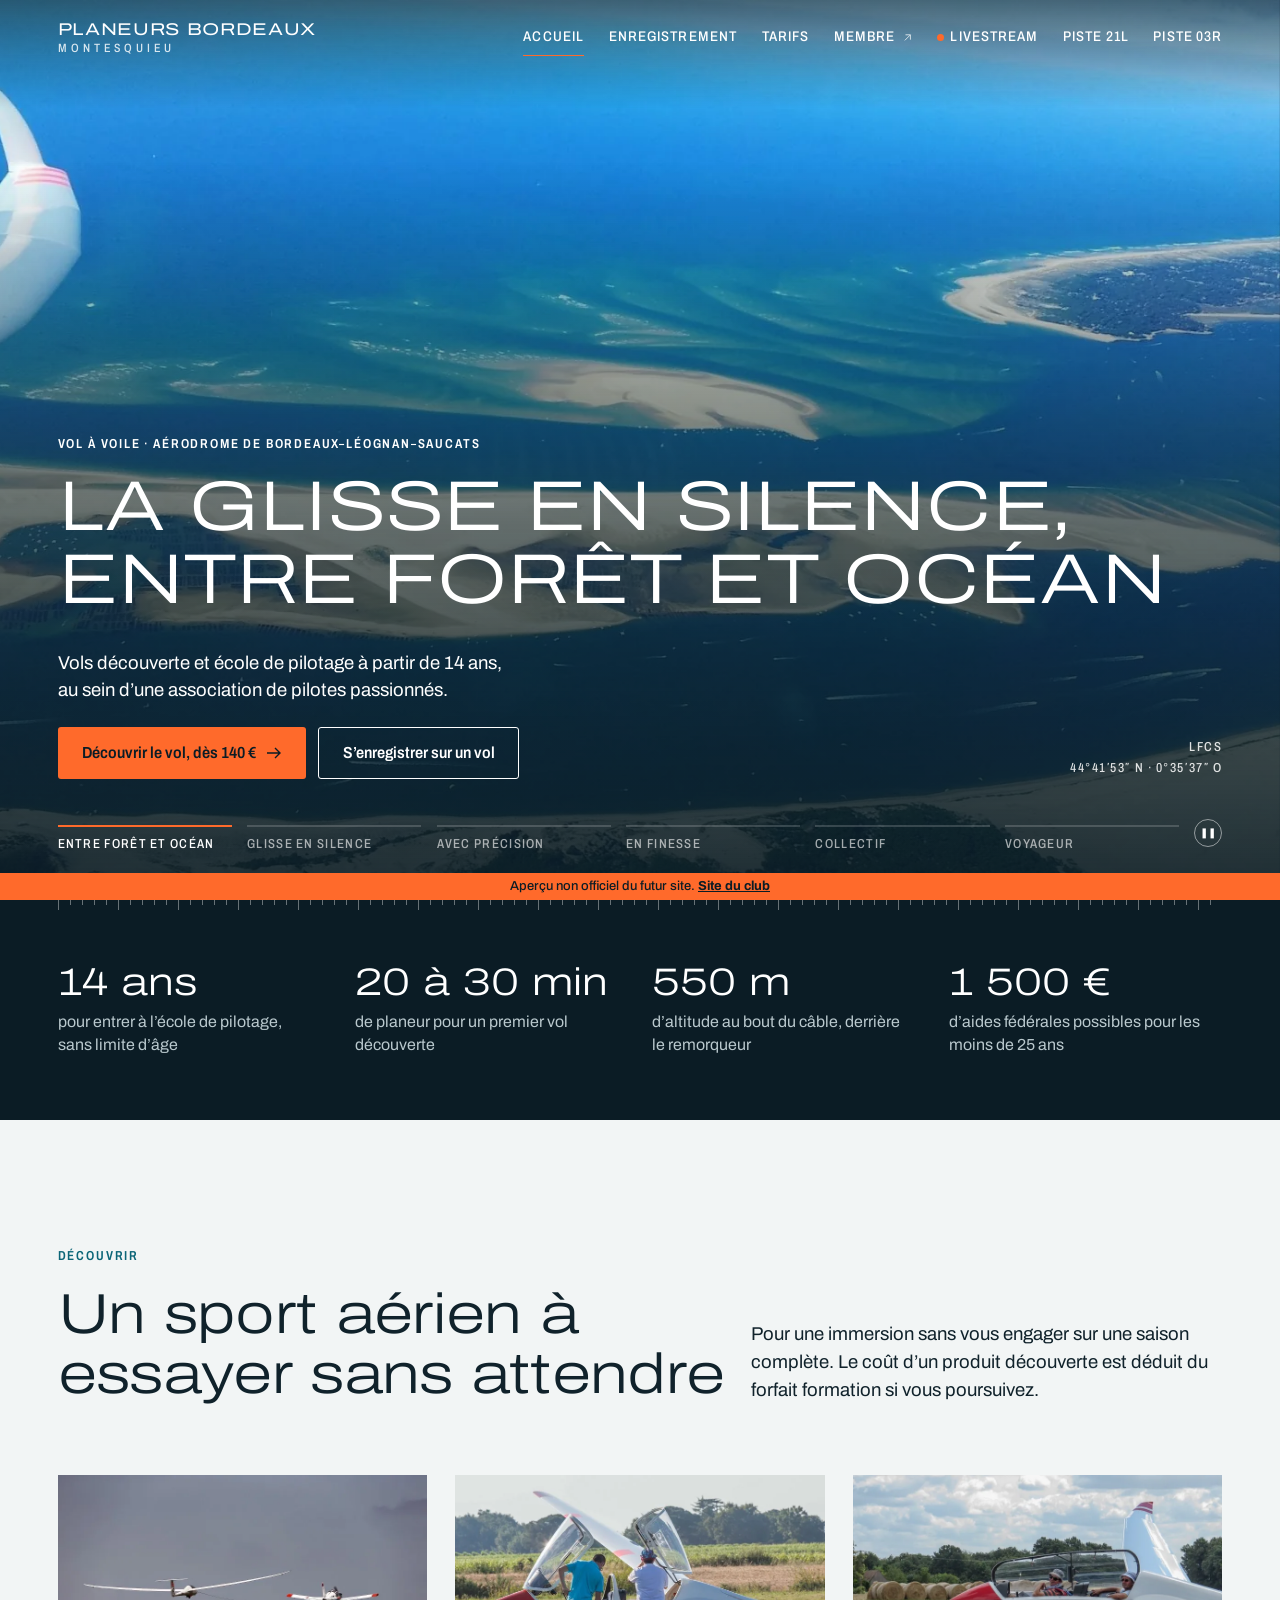
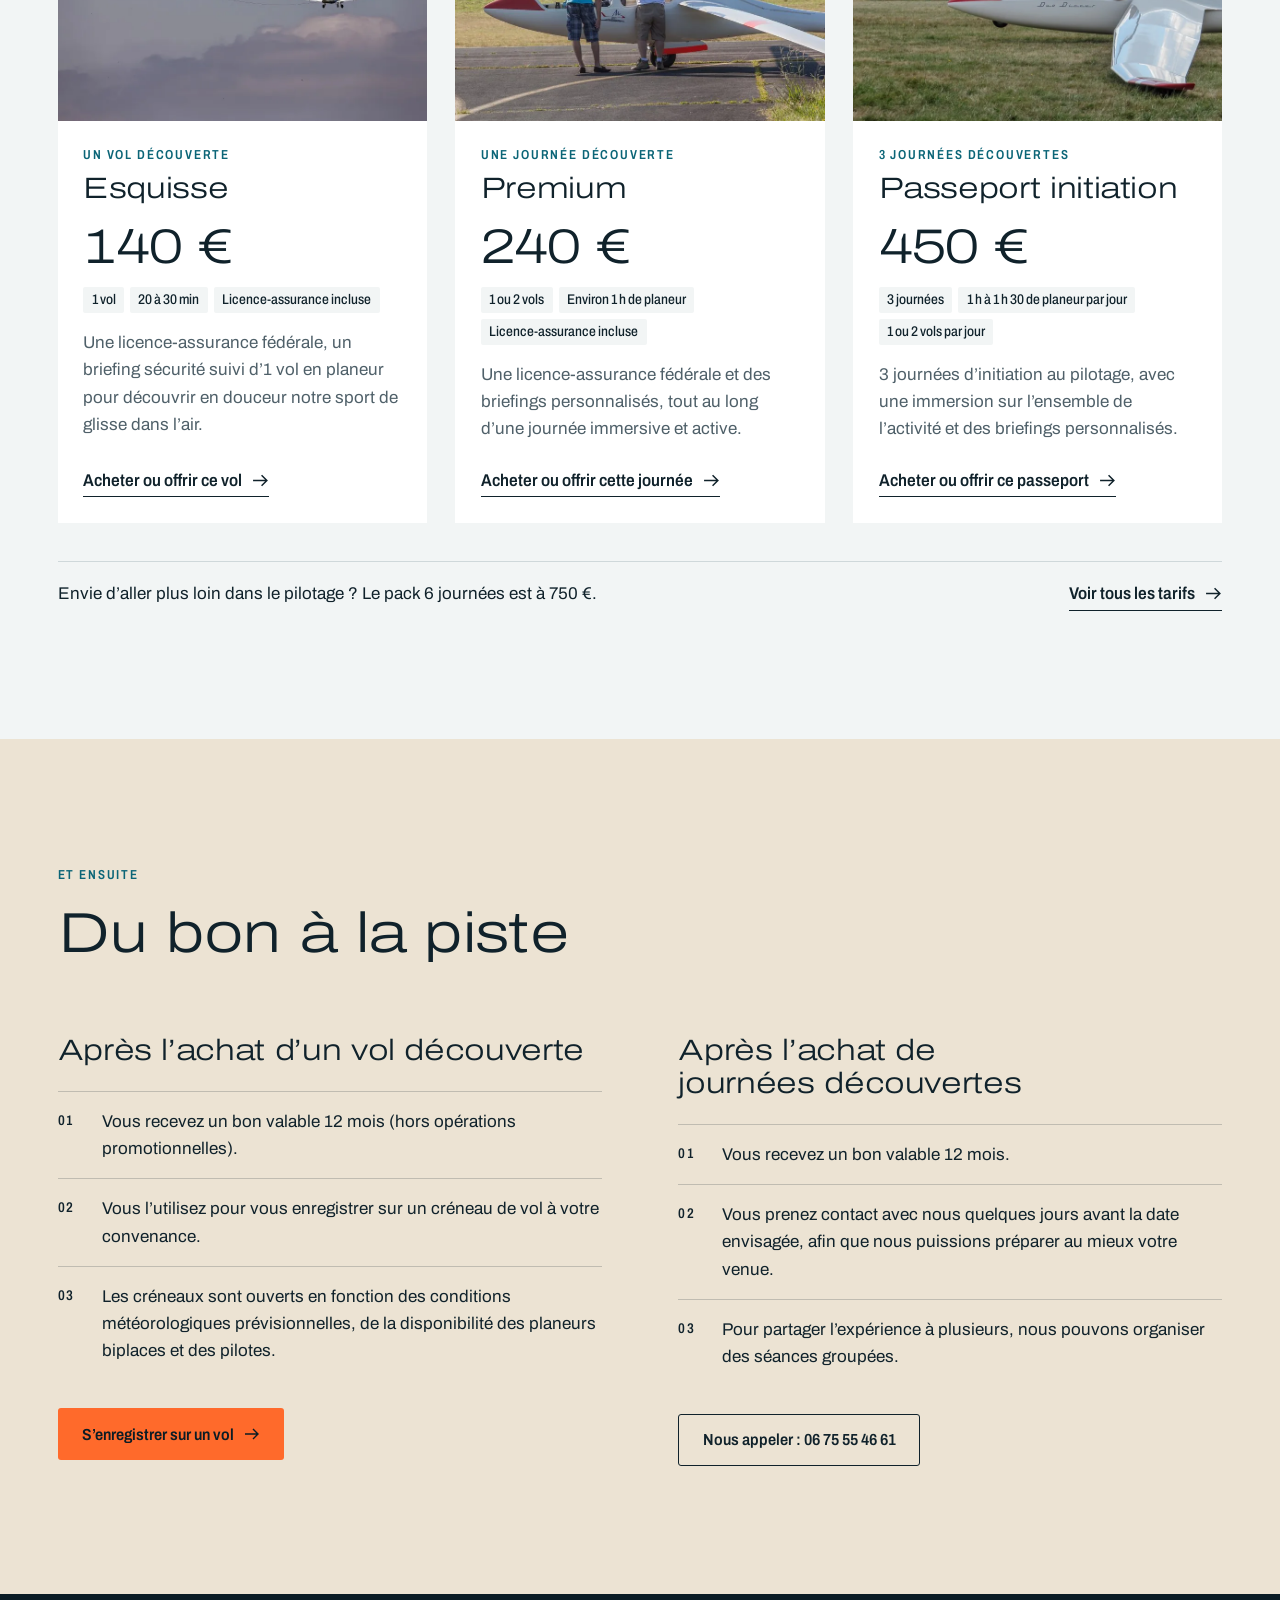
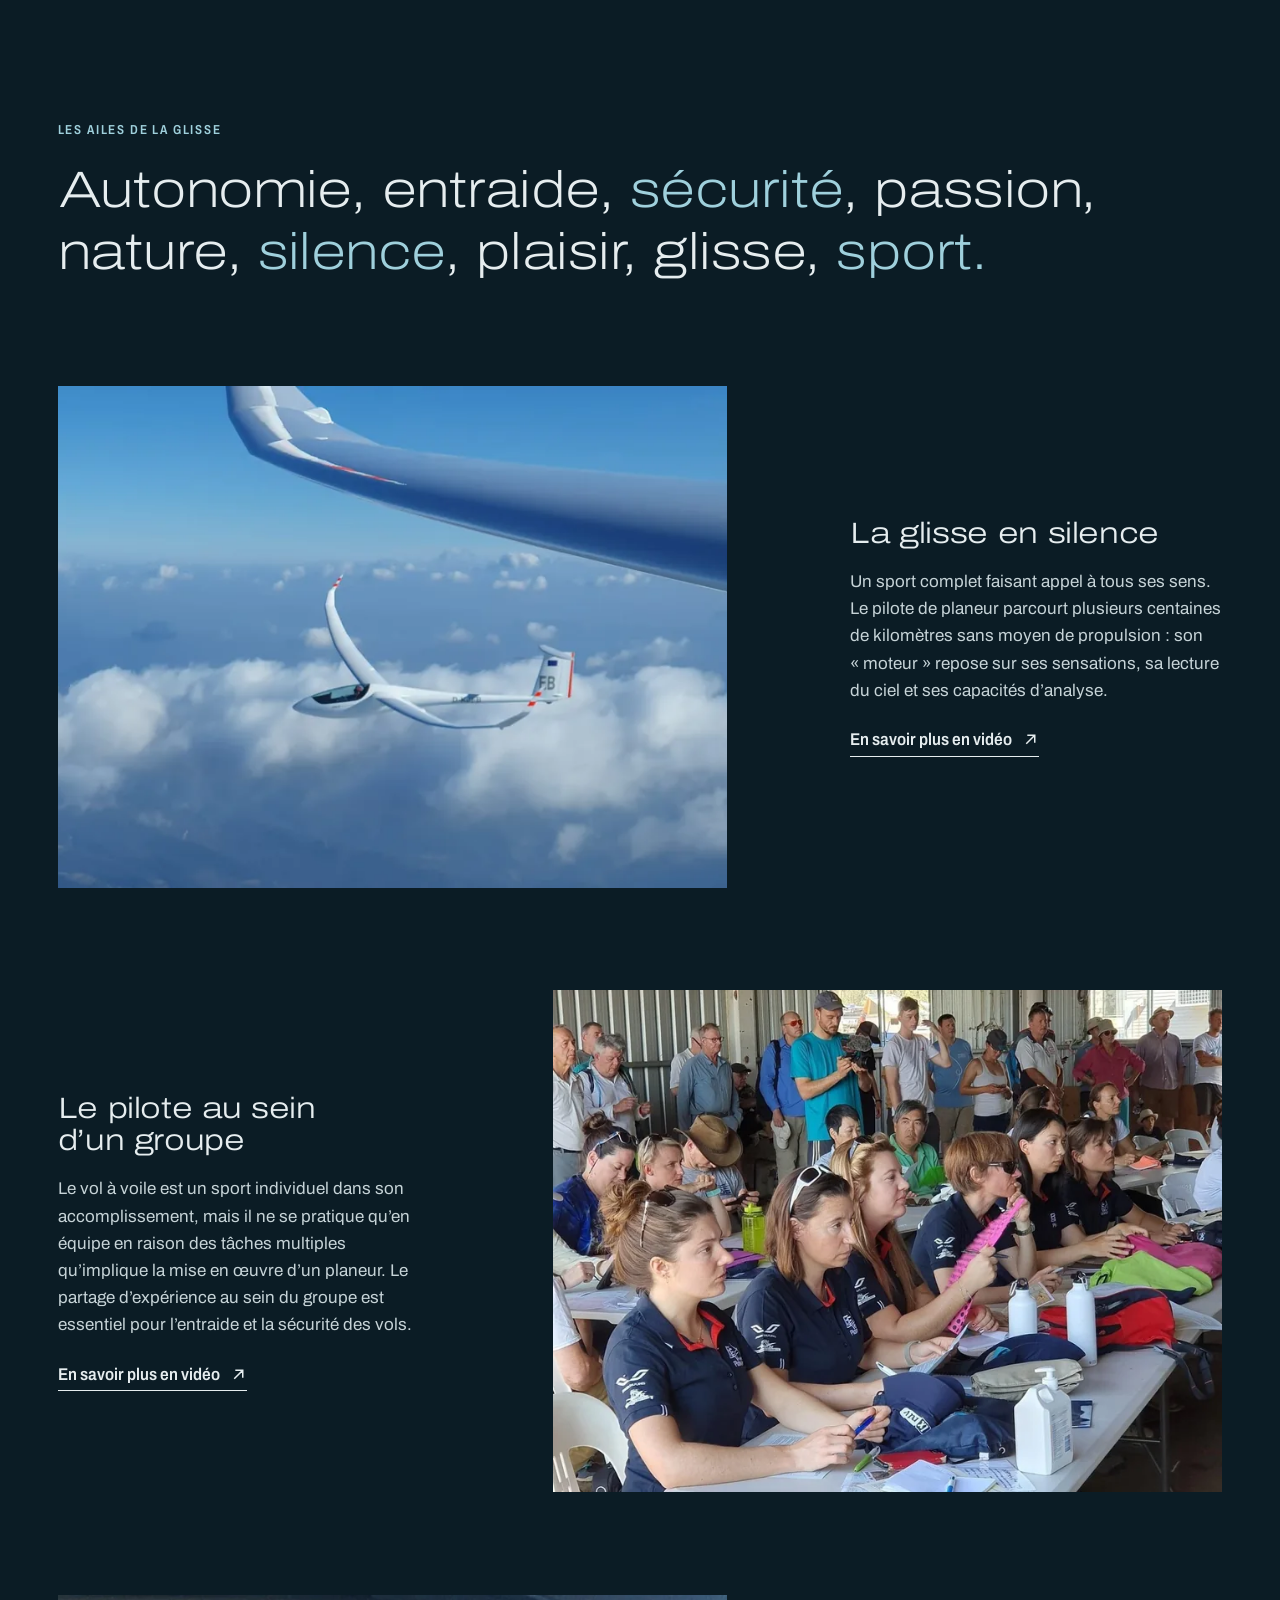
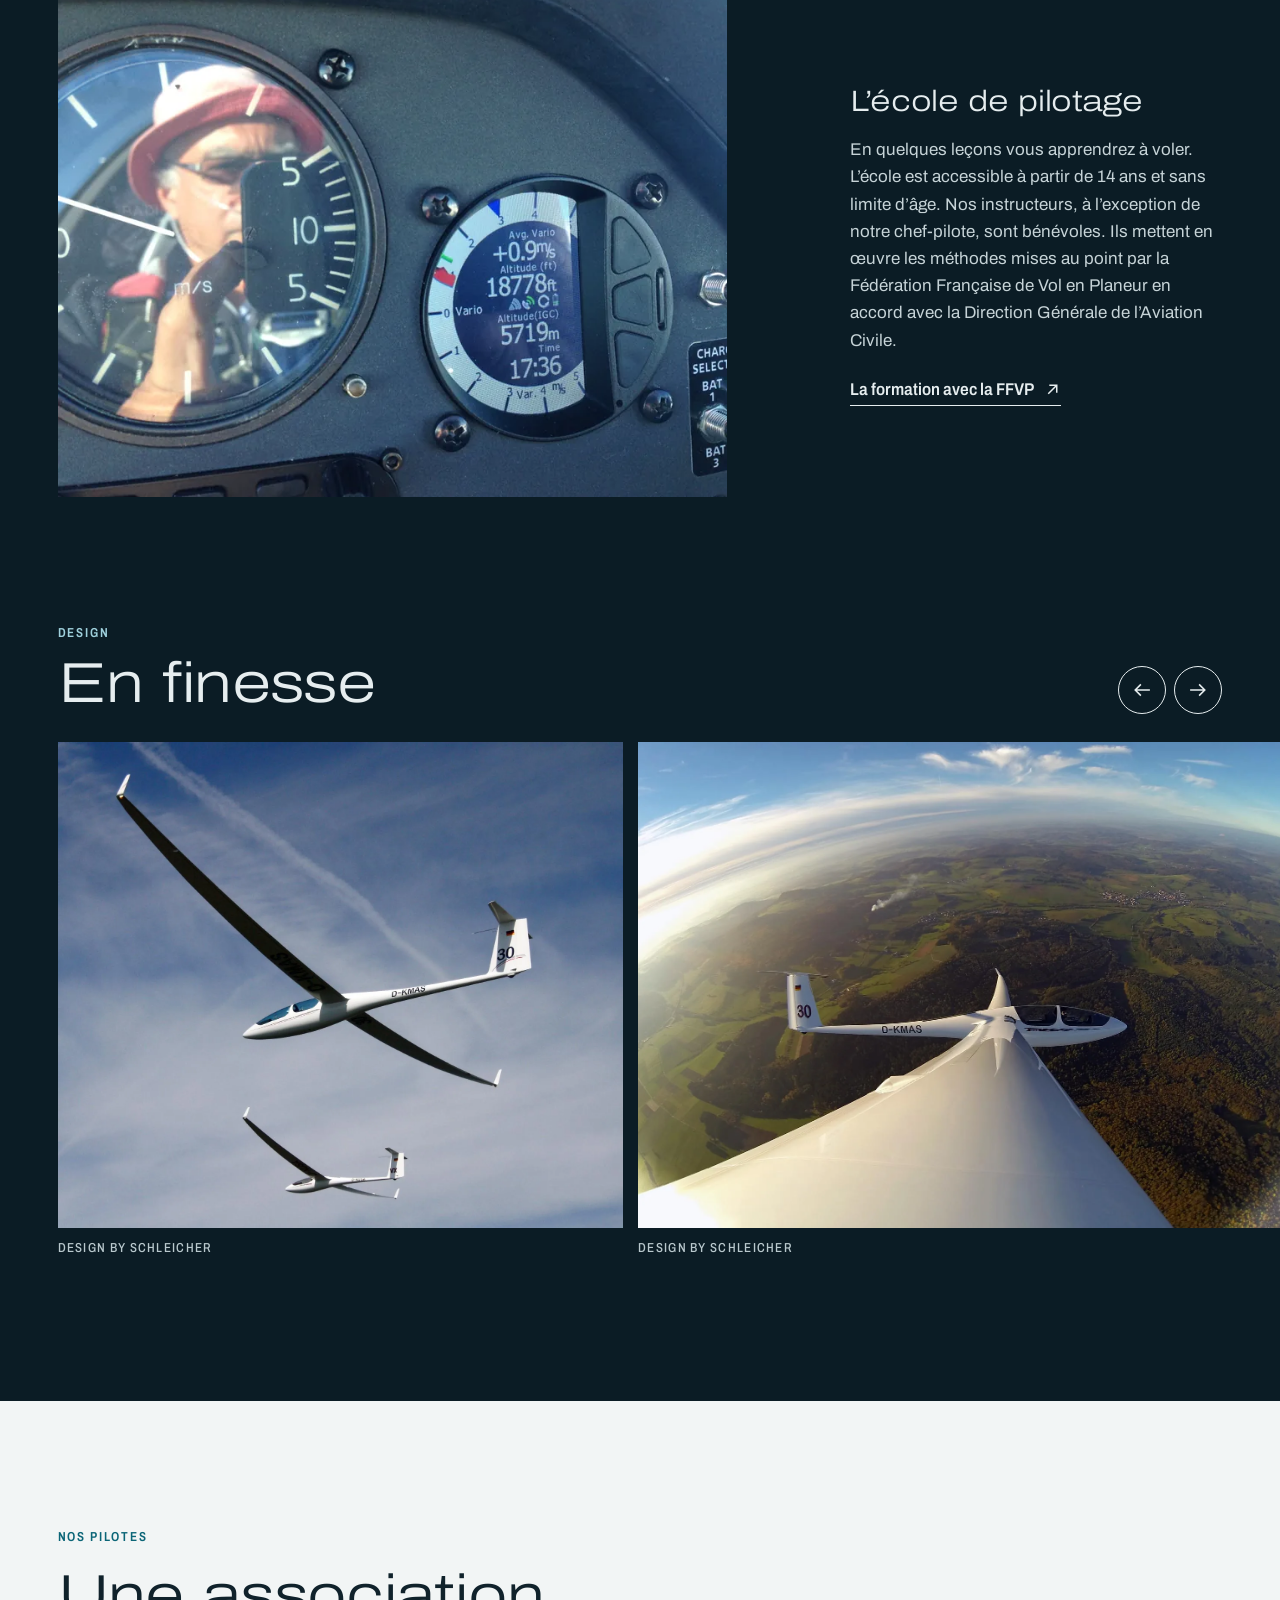
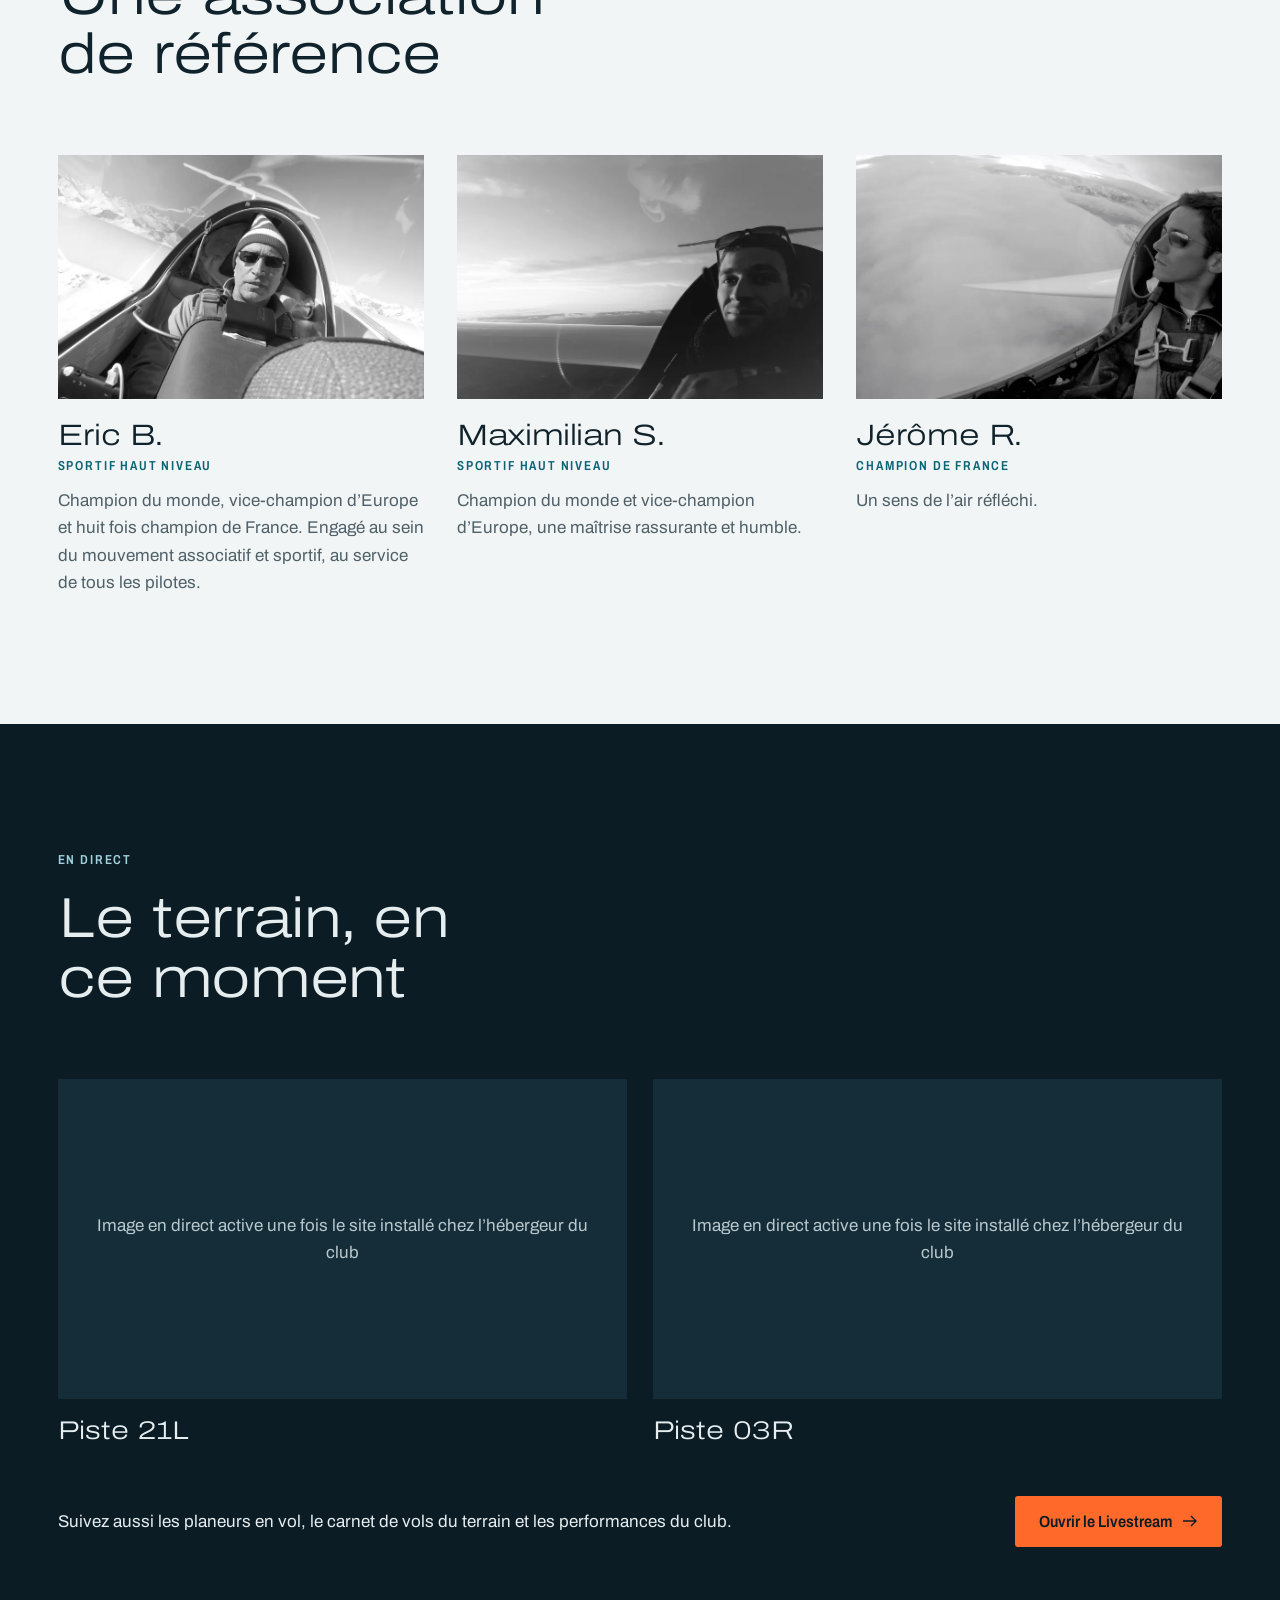
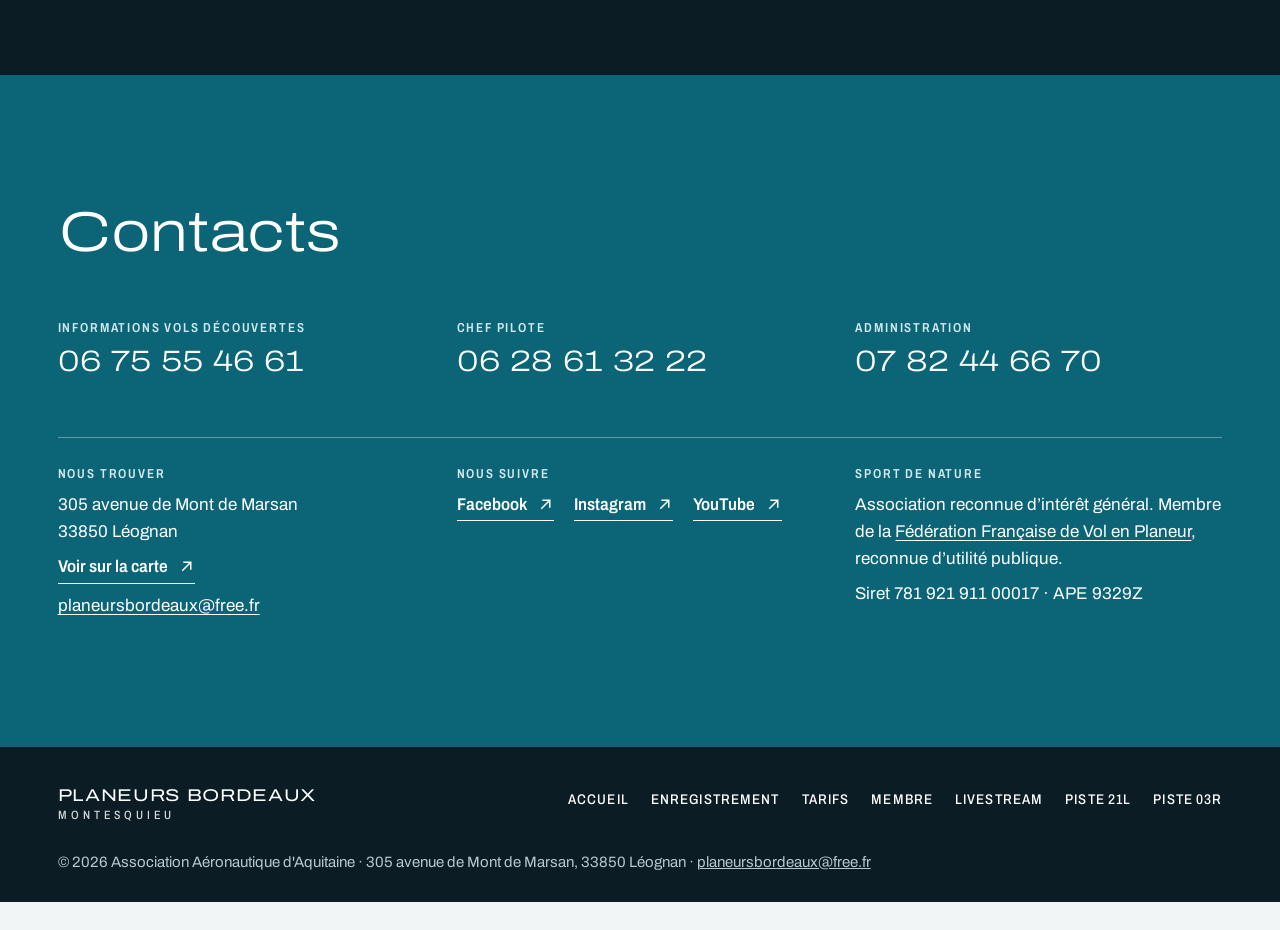
<file: index.html>
<!doctype html>
<html lang="fr">
<head>
  <meta charset="utf-8">
  <meta name="viewport" content="width=device-width, initial-scale=1">
  <title>Planeurs Bordeaux Montesquieu | Vol à voile, vols découverte et école de pilotage</title>
  <meta name="description" content="Club de vol à voile sur l'aérodrome de Bordeaux–Léognan–Saucats. Vol découverte dès 140 €, journées d'initiation et école de pilotage à partir de 14 ans.">
  <meta property="og:type" content="website">
  <meta property="og:locale" content="fr_FR">
  <meta property="og:site_name" content="Planeurs Bordeaux Montesquieu">
  <meta property="og:title" content="Planeurs Bordeaux Montesquieu | Vol à voile, vols découverte et école de pilotage">
  <meta property="og:description" content="Club de vol à voile sur l'aérodrome de Bordeaux–Léognan–Saucats. Vol découverte dès 140 €, journées d'initiation et école de pilotage à partir de 14 ans.">
  <meta property="og:image" content="https://planeursbordeaux.fr/assets/img/partage.jpg">
  <meta name="theme-color" content="#0b1c25">
  <link rel="icon" href="assets/img/favicon.svg" type="image/svg+xml">
  <link rel="preload" href="assets/fonts/archivo-latin-wdth-normal.woff2" as="font" type="font/woff2" crossorigin>
  <link rel="stylesheet" href="assets/css/site.css">
  <script>document.documentElement.classList.add('js')</script>
  <meta name="robots" content="noindex, nofollow">
  <style>
    .bandeau-apercu { position: fixed; inset: auto 0 0; z-index: 60; padding: 5px 12px; background: #ff6a2b; color: #0b1c25; font-size: .8125rem; line-height: 1.3; text-align: center; font-weight: 500; }
    .bandeau-apercu a { font-weight: 700; }
    body, .hero { padding-bottom: 28px; }
  </style>
</head>
<body class="page-accueil">
  <a class="evitement" href="#contenu">Aller au contenu</a>

  <header class="entete">
    <a class="marque" href="index.html" aria-label="Planeurs Bordeaux Montesquieu, accueil">
      <b>Planeurs Bordeaux</b>
      <span>Montesquieu</span>
    </a>
    <button class="menu-bouton" type="button" aria-expanded="false" aria-controls="navigation">Menu</button>
    <nav class="nav" id="navigation" aria-label="Navigation principale">
      <ul>
        <li><a href="index.html" aria-current="page">Accueil</a></li>
        <li><a href="enregistrement.html">Enregistrement</a></li>
        <li><a href="tarifs.html">Tarifs</a></li>
        <li><a href="https://club.givav.fr/givav.php/gvsmart" target="_blank" rel="noopener">Membre <svg class="fleche fleche-sortie" viewBox="0 0 16 16" aria-hidden="true"><path d="M4 12 12 4M5 4h7v7" fill="none" stroke="currentColor" stroke-width="1.4"/></svg><span class="sr"> (nouvel onglet)</span></a></li>
        <li><a href="livestream.html"><span class="point-direct" aria-hidden="true"></span>Livestream</a></li>
        <li><a href="piste-21l.html">Piste 21L</a></li>
        <li><a href="piste-03r.html">Piste 03R</a></li>
      </ul>
    </nav>
  </header>

  <main id="contenu">
  <section class="hero" aria-label="Présentation du club">
    <div class="hero-images">
      <img class="actif" src="assets/img/entre-foret-et-ocean-1920.webp" srcset="assets/img/entre-foret-et-ocean-1280.webp 1280w, assets/img/entre-foret-et-ocean-1920.webp 1920w" sizes="max(100vw, 192vh)" width="1920" height="1000" alt="La dune du Pilat et le banc d'Arguin vus depuis un planeur, au-dessus du bassin d'Arcachon" style="object-position:58% 50%" fetchpriority="high">
      <img data-srcset="assets/img/glisse-en-silence-1280.webp 1280w, assets/img/glisse-en-silence-1920.webp 1920w" sizes="max(100vw, 192vh)" width="1920" height="1000" alt="Deux planeurs en vol au-dessus d'une vallée boisée" style="object-position:42% 50%" decoding="async">
      <img data-srcset="assets/img/avec-precision-1280.webp 1280w, assets/img/avec-precision-1920.webp 1920w" sizes="max(100vw, 192vh)" width="1920" height="1000" alt="Tableau de bord d'un planeur en vol, avec la campagne à l'horizon" style="object-position:62% 50%" decoding="async">
      <img data-srcset="assets/img/en-finesse-1280.webp 1280w, assets/img/en-finesse-1920.webp 1920w" sizes="max(100vw, 192vh)" width="1920" height="1000" alt="Planeur blanc vu de face sur la piste, devant une ligne de pins, en noir et blanc" style="object-position:50% 50%" decoding="async">
      <img data-srcset="assets/img/collectif-1280.webp 1280w, assets/img/collectif-1920.webp 1920w" sizes="max(100vw, 192vh)" width="1920" height="1000" alt="Planeurs et pilotes sur le terrain, vus depuis l'intérieur du hangar" style="object-position:48% 50%" decoding="async">
      <img data-srcset="assets/img/voyageur-1280.webp 1280w, assets/img/voyageur-1920.webp 1920w" sizes="max(100vw, 192vh)" width="1920" height="1000" alt="Aile d'un planeur au-dessus d'un massif de haute montagne" style="object-position:72% 50%" decoding="async">
    </div>
    <div class="wrap hero-contenu">
      <p class="etiquette">Vol à voile · Aérodrome de Bordeaux–Léognan–Saucats</p>
      <h1>La glisse en silence, entre forêt et océan</h1>
      <div class="hero-bas">
        <div>
          <p class="chapo">Vols découverte et école de pilotage à partir de 14 ans, au sein d’une association de pilotes passionnés.</p>
          <div class="actions">
            <a class="bouton" href="#reservation">Découvrir le vol, dès 140 € <svg class="fleche" viewBox="0 0 16 16" aria-hidden="true"><path d="M1 8h13M9 3l5 5-5 5" fill="none" stroke="currentColor" stroke-width="1.4"/></svg></a>
            <a class="bouton bouton-contour" href="enregistrement.html">S’enregistrer sur un vol</a>
          </div>
        </div>
        <p class="position">LFCS<br>44°41′53″ N · 0°35′37″ O</p>
      </div>
    </div>
    <div class="wrap">
      <p class="hero-legende"></p>
      <div class="hero-index en-lecture">
        <ol>
          <li><button type="button"><span class="barre"><i></i></span><span class="mot">Entre forêt et océan</span></button></li>
          <li><button type="button"><span class="barre"><i></i></span><span class="mot">Glisse en silence</span></button></li>
          <li><button type="button"><span class="barre"><i></i></span><span class="mot">Avec précision</span></button></li>
          <li><button type="button"><span class="barre"><i></i></span><span class="mot">En finesse</span></button></li>
          <li><button type="button"><span class="barre"><i></i></span><span class="mot">Collectif</span></button></li>
          <li><button type="button"><span class="barre"><i></i></span><span class="mot">Voyageur</span></button></li>
        </ol>
        <button class="hero-pause" type="button"></button>
      </div>
    </div>
  </section>

  <section class="reperes" aria-label="Le club en quelques repères">
    <div class="wrap">
      <div class="graduation"></div>
      <ul>
        <li><strong>14 ans</strong><span>pour entrer à l’école de pilotage, sans limite d’âge</span></li>
        <li><strong>20 à 30 min</strong><span>de planeur pour un premier vol découverte</span></li>
        <li><strong>550 m</strong><span>d’altitude au bout du câble, derrière le remorqueur</span></li>
        <li><strong>1 500 €</strong><span>d’aides fédérales possibles pour les moins de 25 ans</span></li>
      </ul>
    </div>
  </section>

  <section class="section clair" id="reservation">
    <div class="wrap">
      <div class="titre-section apparait">
        <p class="etiquette">Découvrir</p>
        <h2>Un sport aérien à essayer sans attendre</h2>
        <p class="chapo">Pour une immersion sans vous engager sur une saison complète. Le coût d’un produit découverte est déduit du forfait formation si vous poursuivez.</p>
      </div>

      <div class="offres">
        <article class="offre apparait">
          <figure><img src="assets/img/vol-decouverte-800.webp" width="800" height="534" alt="Un planeur tiré par son avion remorqueur, en vol" loading="lazy" decoding="async"></figure>
          <div class="offre-corps">
            <p class="etiquette">Un vol découverte</p>
            <h3>Esquisse</h3>
            <p class="prix">140 €</p>
            <ul class="offre-meta"><li>1 vol</li><li>20 à 30 min</li><li>Licence-assurance incluse</li></ul>
            <p class="offre-texte">Une licence-assurance fédérale, un briefing sécurité suivi d’1 vol en planeur pour découvrir en douceur notre sport de glisse dans l’air.</p>
            <a class="lien-fleche" href="https://club.givav.fr/givav.php/gvvi/vi/main?assoc=723302&amp;id_vi_modele=1">Acheter ou offrir ce vol <svg class="fleche" viewBox="0 0 16 16" aria-hidden="true"><path d="M1 8h13M9 3l5 5-5 5" fill="none" stroke="currentColor" stroke-width="1.4"/></svg></a>
          </div>
        </article>
        <article class="offre apparait">
          <figure><img src="assets/img/journee-decouverte-800.webp" width="800" height="533" alt="Deux personnes préparent un planeur biplace, verrières ouvertes" loading="lazy" decoding="async"></figure>
          <div class="offre-corps">
            <p class="etiquette">Une journée découverte</p>
            <h3>Premium</h3>
            <p class="prix">240 €</p>
            <ul class="offre-meta"><li>1 ou 2 vols</li><li>Environ 1 h de planeur</li><li>Licence-assurance incluse</li></ul>
            <p class="offre-texte">Une licence-assurance fédérale et des briefings personnalisés, tout au long d’une journée immersive et active.</p>
            <a class="lien-fleche" href="https://club.givav.fr/givav.php/gvvi/vi/main?assoc=723302&amp;id_vi_modele=3">Acheter ou offrir cette journée <svg class="fleche" viewBox="0 0 16 16" aria-hidden="true"><path d="M1 8h13M9 3l5 5-5 5" fill="none" stroke="currentColor" stroke-width="1.4"/></svg></a>
          </div>
        </article>
        <article class="offre apparait">
          <figure><img src="assets/img/passeport-initiation-800.webp" width="800" height="534" alt="Planeur biplace posé dans l'herbe, deux personnes à bord" loading="lazy" decoding="async"></figure>
          <div class="offre-corps">
            <p class="etiquette">3 journées découvertes</p>
            <h3>Passeport initiation</h3>
            <p class="prix">450 €</p>
            <ul class="offre-meta"><li>3 journées</li><li>1 h à 1 h 30 de planeur par jour</li><li>1 ou 2 vols par jour</li></ul>
            <p class="offre-texte">3 journées d’initiation au pilotage, avec une immersion sur l’ensemble de l’activité et des briefings personnalisés.</p>
            <a class="lien-fleche" href="https://club.givav.fr/givav.php/gvvi/decouv/main?assoc=723302&amp;id_forfait_modele=90">Acheter ou offrir ce passeport <svg class="fleche" viewBox="0 0 16 16" aria-hidden="true"><path d="M1 8h13M9 3l5 5-5 5" fill="none" stroke="currentColor" stroke-width="1.4"/></svg></a>
          </div>
        </article>
      </div>

      <p class="offres-note">
        <span>Envie d’aller plus loin dans le pilotage ? Le pack 6 journées est à 750 €.</span>
        <a class="lien-fleche" href="tarifs.html">Voir tous les tarifs <svg class="fleche" viewBox="0 0 16 16" aria-hidden="true"><path d="M1 8h13M9 3l5 5-5 5" fill="none" stroke="currentColor" stroke-width="1.4"/></svg></a>
      </p>
    </div>
  </section>

  <section class="section sable" aria-labelledby="titre-suite">
    <div class="wrap">
      <div class="titre-section apparait">
        <p class="etiquette">Et ensuite</p>
        <h2 id="titre-suite">Du bon à la piste</h2>
      </div>
      <div class="parcours">
        <div class="apparait">
          <h3>Après l’achat d’un vol découverte</h3>
          <ol class="etapes">
            <li>Vous recevez un bon valable 12 mois (hors opérations promotionnelles).</li>
            <li>Vous l’utilisez pour vous enregistrer sur un créneau de vol à votre convenance.</li>
            <li>Les créneaux sont ouverts en fonction des conditions météorologiques prévisionnelles, de la disponibilité des planeurs biplaces et des pilotes.</li>
          </ol>
          <a class="bouton" href="https://club.givav.fr/givav.php/gvvi/vi/resa?assoc=723302">S’enregistrer sur un vol <svg class="fleche" viewBox="0 0 16 16" aria-hidden="true"><path d="M1 8h13M9 3l5 5-5 5" fill="none" stroke="currentColor" stroke-width="1.4"/></svg></a>
        </div>
        <div class="apparait">
          <h3>Après l’achat de journées découvertes</h3>
          <ol class="etapes">
            <li>Vous recevez un bon valable 12 mois.</li>
            <li>Vous prenez contact avec nous quelques jours avant la date envisagée, afin que nous puissions préparer au mieux votre venue.</li>
            <li>Pour partager l’expérience à plusieurs, nous pouvons organiser des séances groupées.</li>
          </ol>
          <a class="bouton bouton-contour" href="tel:+33675554661">Nous appeler : 06 75 55 46 61</a>
        </div>
      </div>
    </div>
  </section>

  <section class="section sombre" aria-labelledby="titre-ailes">
    <div class="wrap">
      <div class="apparait">
        <p class="etiquette" id="titre-ailes">Les ailes de la glisse</p>
        <p class="valeurs">Autonomie, entraide, <span>sécurité</span>, passion, nature, <span>silence</span>, plaisir, glisse, <span>sport.</span></p>
      </div>

      <div class="recits">
        <article class="recit apparait">
          <figure><img src="assets/img/glisse-nuages-1348.webp" srcset="assets/img/glisse-nuages-800.webp 800w, assets/img/glisse-nuages-1348.webp 1348w" sizes="(max-width: 860px) 100vw, 58vw" width="1348" height="955" alt="Planeur photographié depuis un autre planeur, au-dessus d'une mer de nuages" loading="lazy" decoding="async"></figure>
          <div class="recit-texte">
            <h3>La glisse en silence</h3>
            <p>Un sport complet faisant appel à tous ses sens. Le pilote de planeur parcourt plusieurs centaines de kilomètres sans moyen de propulsion : son « moteur » repose sur ses sensations, sa lecture du ciel et ses capacités d’analyse.</p>
            <a class="lien-fleche" href="https://www.youtube.com/channel/UCzmWc-3VYR6wO4DH0n_K_rQ" target="_blank" rel="noopener">En savoir plus en vidéo <svg class="fleche fleche-sortie" viewBox="0 0 16 16" aria-hidden="true"><path d="M4 12 12 4M5 4h7v7" fill="none" stroke="currentColor" stroke-width="1.4"/></svg></a>
          </div>
        </article>
        <article class="recit apparait">
          <figure><img src="assets/img/groupe-briefing-1280.webp" srcset="assets/img/groupe-briefing-800.webp 800w, assets/img/groupe-briefing-1280.webp 1280w" sizes="(max-width: 860px) 100vw, 58vw" width="1280" height="960" alt="Pilotes réunis autour d'une table pendant un briefing, sous un hangar" loading="lazy" decoding="async"></figure>
          <div class="recit-texte">
            <h3>Le pilote au sein d’un groupe</h3>
            <p>Le vol à voile est un sport individuel dans son accomplissement, mais il ne se pratique qu’en équipe en raison des tâches multiples qu’implique la mise en œuvre d’un planeur. Le partage d’expérience au sein du groupe est essentiel pour l’entraide et la sécurité des vols.</p>
            <a class="lien-fleche" href="https://www.youtube.com/channel/UCzmWc-3VYR6wO4DH0n_K_rQ" target="_blank" rel="noopener">En savoir plus en vidéo <svg class="fleche fleche-sortie" viewBox="0 0 16 16" aria-hidden="true"><path d="M4 12 12 4M5 4h7v7" fill="none" stroke="currentColor" stroke-width="1.4"/></svg></a>
          </div>
        </article>
        <article class="recit apparait">
          <figure><img src="assets/img/ecole-instruments-1280.webp" srcset="assets/img/ecole-instruments-800.webp 800w, assets/img/ecole-instruments-1280.webp 1280w" sizes="(max-width: 860px) 100vw, 58vw" width="1280" height="960" alt="Reflet d'un pilote à casquette rouge dans les instruments de bord" loading="lazy" decoding="async"></figure>
          <div class="recit-texte">
            <h3>L’école de pilotage</h3>
            <p>En quelques leçons vous apprendrez à voler. L’école est accessible à partir de 14 ans et sans limite d’âge. Nos instructeurs, à l’exception de notre chef-pilote, sont bénévoles. Ils mettent en œuvre les méthodes mises au point par la Fédération Française de Vol en Planeur en accord avec la Direction Générale de l’Aviation Civile.</p>
            <a class="lien-fleche" href="https://www.ffvp.fr/la-formation/" target="_blank" rel="noopener">La formation avec la FFVP <svg class="fleche fleche-sortie" viewBox="0 0 16 16" aria-hidden="true"><path d="M4 12 12 4M5 4h7v7" fill="none" stroke="currentColor" stroke-width="1.4"/></svg></a>
          </div>
        </article>
      </div>
    </div>
  </section>

  <section class="sombre" aria-labelledby="titre-galerie" style="padding-bottom:var(--section)">
    <div class="wrap galerie-tete">
      <div>
        <p class="etiquette">Design</p>
        <h2 id="titre-galerie">En finesse</h2>
      </div>
      <div class="galerie-fleches">
        <button class="rond rond-retour" type="button" data-galerie="retour" aria-label="Photos précédentes"><svg class="fleche" viewBox="0 0 16 16" aria-hidden="true"><path d="M1 8h13M9 3l5 5-5 5" fill="none" stroke="currentColor" stroke-width="1.4"/></svg></button>
        <button class="rond" type="button" data-galerie="suivant" aria-label="Photos suivantes"><svg class="fleche" viewBox="0 0 16 16" aria-hidden="true"><path d="M1 8h13M9 3l5 5-5 5" fill="none" stroke="currentColor" stroke-width="1.4"/></svg></button>
      </div>
    </div>
    <div class="galerie" tabindex="0" aria-label="Galerie de photos de planeurs">
      <figure>
        <button type="button" data-grande="assets/img/galerie-01-1800.webp" aria-label="Agrandir : Deux planeurs en virage, vus depuis le dessous, sur un ciel voilé">
          <img src="assets/img/galerie-01-800.webp" srcset="assets/img/galerie-01-800.webp 800w, assets/img/galerie-01-1800.webp 1500w" sizes="(max-width: 800px) 90vw, 900px" width="800" height="689" alt="Deux planeurs en virage, vus depuis le dessous, sur un ciel voilé" loading="lazy" decoding="async">
        </button>
        <figcaption>Design by Schleicher</figcaption>
      </figure>
      <figure>
        <button type="button" data-grande="assets/img/galerie-02-1800.webp" aria-label="Agrandir : Planeur vu depuis le dessus de l'aile d'un autre, avec la courbure de l'horizon">
          <img src="assets/img/galerie-02-800.webp" srcset="assets/img/galerie-02-800.webp 800w, assets/img/galerie-02-1800.webp 1500w" sizes="(max-width: 800px) 90vw, 900px" width="800" height="600" alt="Planeur vu depuis le dessus de l'aile d'un autre, avec la courbure de l'horizon" loading="lazy" decoding="async">
        </button>
        <figcaption>Design by Schleicher</figcaption>
      </figure>
      <figure>
        <button type="button" data-grande="assets/img/galerie-03-1800.webp" aria-label="Agrandir : Planeur au-dessus de collines et de prairies">
          <img src="assets/img/galerie-03-800.webp" srcset="assets/img/galerie-03-800.webp 800w, assets/img/galerie-03-1800.webp 1500w" sizes="(max-width: 800px) 90vw, 900px" width="800" height="533" alt="Planeur au-dessus de collines et de prairies" loading="lazy" decoding="async">
        </button>
        <figcaption>Design by Schleicher</figcaption>
      </figure>
      <figure>
        <button type="button" data-grande="assets/img/galerie-04-1800.webp" aria-label="Agrandir : Planeur vu du dessus, survolant champs et forêts">
          <img src="assets/img/galerie-04-800.webp" srcset="assets/img/galerie-04-800.webp 800w, assets/img/galerie-04-1800.webp 1500w" sizes="(max-width: 800px) 90vw, 900px" width="800" height="495" alt="Planeur vu du dessus, survolant champs et forêts" loading="lazy" decoding="async">
        </button>
        <figcaption>Design by Schleicher</figcaption>
      </figure>
      <figure>
        <button type="button" data-grande="assets/img/galerie-05-1800.webp" aria-label="Agrandir : Planeur biplace de profil sur fond de ciel voilé">
          <img src="assets/img/galerie-05-800.webp" srcset="assets/img/galerie-05-800.webp 800w, assets/img/galerie-05-1800.webp 1500w" sizes="(max-width: 800px) 90vw, 900px" width="800" height="454" alt="Planeur biplace de profil sur fond de ciel voilé" loading="lazy" decoding="async">
        </button>
        <figcaption>Design by Schleicher</figcaption>
      </figure>
      <figure>
        <button type="button" data-grande="assets/img/galerie-06-1800.webp" aria-label="Agrandir : Avant de planeur au sol, verrière ouverte sur le poste de pilotage">
          <img src="assets/img/galerie-06-800.webp" srcset="assets/img/galerie-06-800.webp 800w, assets/img/galerie-06-1800.webp 1500w" sizes="(max-width: 800px) 90vw, 900px" width="800" height="533" alt="Avant de planeur au sol, verrière ouverte sur le poste de pilotage" loading="lazy" decoding="async">
        </button>
        <figcaption>Design by Schleicher</figcaption>
      </figure>
      <figure>
        <button type="button" data-grande="assets/img/galerie-07-1800.webp" aria-label="Agrandir : Tableau de bord d'un planeur, écran de navigation allumé">
          <img src="assets/img/galerie-07-800.webp" srcset="assets/img/galerie-07-800.webp 800w, assets/img/galerie-07-1800.webp 1500w" sizes="(max-width: 800px) 90vw, 900px" width="800" height="533" alt="Tableau de bord d'un planeur, écran de navigation allumé" loading="lazy" decoding="async">
        </button>
        <figcaption>Design by Schleicher</figcaption>
      </figure>
      <figure>
        <button type="button" data-grande="assets/img/galerie-08-1800.webp" aria-label="Agrandir : Planeur au-dessus d'une mer de nuages">
          <img src="assets/img/galerie-08-800.webp" srcset="assets/img/galerie-08-800.webp 800w, assets/img/galerie-08-1800.webp 1500w" sizes="(max-width: 800px) 90vw, 900px" width="800" height="423" alt="Planeur au-dessus d'une mer de nuages" loading="lazy" decoding="async">
        </button>
        <figcaption>Design by Schleicher</figcaption>
      </figure>
      <figure>
        <button type="button" data-grande="assets/img/galerie-09-1800.webp" aria-label="Agrandir : Planeur en virage au-dessus d'une plaine boisée">
          <img src="assets/img/galerie-09-800.webp" srcset="assets/img/galerie-09-800.webp 800w, assets/img/galerie-09-1800.webp 1500w" sizes="(max-width: 800px) 90vw, 900px" width="800" height="554" alt="Planeur en virage au-dessus d'une plaine boisée" loading="lazy" decoding="async">
        </button>
        <figcaption>Design by Schleicher</figcaption>
      </figure>
      <figure>
        <button type="button" data-grande="assets/img/galerie-10-1800.webp" aria-label="Agrandir : Planeur vu depuis le dessous sur un ciel bleu uni">
          <img src="assets/img/galerie-10-800.webp" srcset="assets/img/galerie-10-800.webp 800w, assets/img/galerie-10-1800.webp 1500w" sizes="(max-width: 800px) 90vw, 900px" width="800" height="534" alt="Planeur vu depuis le dessous sur un ciel bleu uni" loading="lazy" decoding="async">
        </button>
        <figcaption>Design by Schleicher</figcaption>
      </figure>
      <figure>
        <button type="button" data-grande="assets/img/galerie-11-1800.webp" aria-label="Agrandir : Planeur survolant champs et villages">
          <img src="assets/img/galerie-11-800.webp" srcset="assets/img/galerie-11-800.webp 800w, assets/img/galerie-11-1800.webp 1500w" sizes="(max-width: 800px) 90vw, 900px" width="800" height="521" alt="Planeur survolant champs et villages" loading="lazy" decoding="async">
        </button>
        <figcaption>Design by Schleicher</figcaption>
      </figure>
      <figure>
        <button type="button" data-grande="assets/img/galerie-12-1800.webp" aria-label="Agrandir : Deux planeurs en vol au-dessus d'une vallée boisée">
          <img src="assets/img/galerie-12-800.webp" srcset="assets/img/galerie-12-800.webp 800w, assets/img/galerie-12-1800.webp 1500w" sizes="(max-width: 800px) 90vw, 900px" width="800" height="525" alt="Deux planeurs en vol au-dessus d'une vallée boisée" loading="lazy" decoding="async">
        </button>
        <figcaption>Design by Schempp-Hirth</figcaption>
      </figure>
    </div>
  </section>

  <dialog class="visionneuse" aria-label="Photo agrandie">
    <img src="[data-uri]" alt="">
    <div class="visionneuse-bas">
      <span class="etiquette" data-credit style="color:#fff"></span>
      <div class="visionneuse-actions">
        <button class="rond rond-retour" type="button" data-vision="retour" aria-label="Photo précédente"><svg class="fleche" viewBox="0 0 16 16" aria-hidden="true"><path d="M1 8h13M9 3l5 5-5 5" fill="none" stroke="currentColor" stroke-width="1.4"/></svg></button>
        <button class="rond" type="button" data-vision="suivant" aria-label="Photo suivante"><svg class="fleche" viewBox="0 0 16 16" aria-hidden="true"><path d="M1 8h13M9 3l5 5-5 5" fill="none" stroke="currentColor" stroke-width="1.4"/></svg></button>
        <button class="rond" type="button" data-vision="fermer" aria-label="Fermer">✕</button>
      </div>
    </div>
  </dialog>

  <section class="section clair" aria-labelledby="titre-asso">
    <div class="wrap">
      <div class="titre-section apparait">
        <p class="etiquette">Nos pilotes</p>
        <h2 id="titre-asso">Une association de référence</h2>
      </div>
      <div class="portraits">
        <article class="apparait">
          <img src="assets/img/portrait-eric-800.webp" width="800" height="533" alt="Eric B. dans son cockpit" loading="lazy" decoding="async">
          <h3>Eric B.</h3>
          <p class="etiquette">Sportif haut niveau</p>
          <p>Champion du monde, vice-champion d’Europe et huit fois champion de France. Engagé au sein du mouvement associatif et sportif, au service de tous les pilotes.</p>
        </article>
        <article class="apparait">
          <img src="assets/img/portrait-maximilian-800.webp" width="800" height="533" alt="Maximilian S. dans son cockpit" loading="lazy" decoding="async">
          <h3>Maximilian S.</h3>
          <p class="etiquette">Sportif haut niveau</p>
          <p>Champion du monde et vice-champion d’Europe, une maîtrise rassurante et humble.</p>
        </article>
        <article class="apparait">
          <img src="assets/img/portrait-jerome-800.webp" width="800" height="533" alt="Jérôme R. dans son cockpit" loading="lazy" decoding="async">
          <h3>Jérôme R.</h3>
          <p class="etiquette">Champion de France</p>
          <p>Un sens de l’air réfléchi.</p>
        </article>
      </div>
    </div>
  </section>

  <section class="section sombre" aria-labelledby="titre-direct">
    <div class="wrap">
      <div class="titre-section apparait">
        <p class="etiquette">En direct</p>
        <h2 id="titre-direct">Le terrain, en ce moment</h2>
      </div>
      <div class="direct-grille apparait">
        <a class="webcam en-panne" href="piste-21l.html">
          <div class="webcam-image">
            <p class="webcam-attente">Connexion à la caméra…</p>
            <p class="webcam-panne">Image en direct active une fois le site installé chez l’hébergeur du club</p>
          </div>
          <div class="webcam-pied"><span class="webcam-nom">Piste 21L</span><span class="webcam-etat" data-heure></span></div>
        </a>
        <a class="webcam en-panne" href="piste-03r.html">
          <div class="webcam-image">
            <p class="webcam-attente">Connexion à la caméra…</p>
            <p class="webcam-panne">Image en direct active une fois le site installé chez l’hébergeur du club</p>
          </div>
          <div class="webcam-pied"><span class="webcam-nom">Piste 03R</span><span class="webcam-etat" data-heure></span></div>
        </a>
      </div>
      <p class="direct-suite">
        <span>Suivez aussi les planeurs en vol, le carnet de vols du terrain et les performances du club.</span>
        <a class="bouton" href="livestream.html">Ouvrir le Livestream <svg class="fleche" viewBox="0 0 16 16" aria-hidden="true"><path d="M1 8h13M9 3l5 5-5 5" fill="none" stroke="currentColor" stroke-width="1.4"/></svg></a>
      </p>
    </div>
  </section>

  <section class="section contacts" id="contacts" aria-labelledby="titre-contacts">
    <div class="wrap">
      <h2 id="titre-contacts">Contacts</h2>
      <div class="contacts-grille">
        <div>
          <p class="etiquette">Informations vols découvertes</p>
          <a class="contact-tel" href="tel:+33675554661">06 75 55 46 61</a>
        </div>
        <div>
          <p class="etiquette">Chef pilote</p>
          <a class="contact-tel" href="tel:+33628613222">06 28 61 32 22</a>
        </div>
        <div>
          <p class="etiquette">Administration</p>
          <a class="contact-tel" href="tel:+33782446670">07 82 44 66 70</a>
        </div>
      </div>
      <div class="contacts-infos">
        <div>
          <p class="etiquette">Nous trouver</p>
          <p>305 avenue de Mont de Marsan<br>33850 Léognan</p>
          <p><a class="lien-fleche" href="https://www.google.fr/maps/place/Association+A%C3%A9ronautique+d'Aquitaine/@44.6981584,-0.6053135,15z/data=!4m5!3m4!1s0xd551ff86758e855:0xc3a41deefe7ffe9c!8m2!3d44.6980124!4d-0.5937409" target="_blank" rel="noopener">Voir sur la carte <svg class="fleche fleche-sortie" viewBox="0 0 16 16" aria-hidden="true"><path d="M4 12 12 4M5 4h7v7" fill="none" stroke="currentColor" stroke-width="1.4"/></svg></a></p>
          <p><a href="mailto:planeursbordeaux@free.fr">planeursbordeaux@free.fr</a></p>
        </div>
        <div>
          <p class="etiquette">Nous suivre</p>
          <div class="reseaux">
            <a class="lien-fleche" href="https://fr-fr.facebook.com/planeursdebordeaux/" target="_blank" rel="noopener">Facebook <svg class="fleche fleche-sortie" viewBox="0 0 16 16" aria-hidden="true"><path d="M4 12 12 4M5 4h7v7" fill="none" stroke="currentColor" stroke-width="1.4"/></svg></a>
            <a class="lien-fleche" href="https://www.instagram.com/planeurs_de_bordeaux/" target="_blank" rel="noopener">Instagram <svg class="fleche fleche-sortie" viewBox="0 0 16 16" aria-hidden="true"><path d="M4 12 12 4M5 4h7v7" fill="none" stroke="currentColor" stroke-width="1.4"/></svg></a>
            <a class="lien-fleche" href="https://www.youtube.com/channel/UCzmWc-3VYR6wO4DH0n_K_rQ" target="_blank" rel="noopener">YouTube <svg class="fleche fleche-sortie" viewBox="0 0 16 16" aria-hidden="true"><path d="M4 12 12 4M5 4h7v7" fill="none" stroke="currentColor" stroke-width="1.4"/></svg></a>
          </div>
        </div>
        <div>
          <p class="etiquette">Sport de nature</p>
          <p>Association reconnue d’intérêt général. Membre de la <a href="https://www.ffvp.fr/la-federation" target="_blank" rel="noopener">Fédération Française de Vol en Planeur</a>, reconnue d’utilité publique.</p>
          <p>Siret 781 921 911 00017 · APE 9329Z</p>
        </div>
      </div>
    </div>
  </section>
  </main>

  <footer class="pied">
    <div class="wrap">
      <div class="pied-haut">
        <a class="marque" href="index.html">
          <b>Planeurs Bordeaux</b>
          <span>Montesquieu</span>
        </a>
        <nav aria-label="Navigation du pied de page">
          <ul>
        <li><a href="index.html">Accueil</a></li>
        <li><a href="enregistrement.html">Enregistrement</a></li>
        <li><a href="tarifs.html">Tarifs</a></li>
        <li><a href="https://club.givav.fr/givav.php/gvsmart" target="_blank" rel="noopener">Membre</a></li>
        <li><a href="livestream.html">Livestream</a></li>
        <li><a href="piste-21l.html">Piste 21L</a></li>
        <li><a href="piste-03r.html">Piste 03R</a></li>
          </ul>
        </nav>
      </div>
      <p class="pied-bas">© 2026 Association Aéronautique d'Aquitaine · 305 avenue de Mont de Marsan, 33850 Léognan · <a href="mailto:planeursbordeaux@free.fr">planeursbordeaux@free.fr</a></p>
    </div>
  </footer>

  <div class="bandeau-apercu">Aperçu non officiel du futur site. <a href="http://planeursbordeaux.fr/">Site du club</a></div>
  <script src="assets/js/site.js" defer></script>
</body>
</html>
</file>
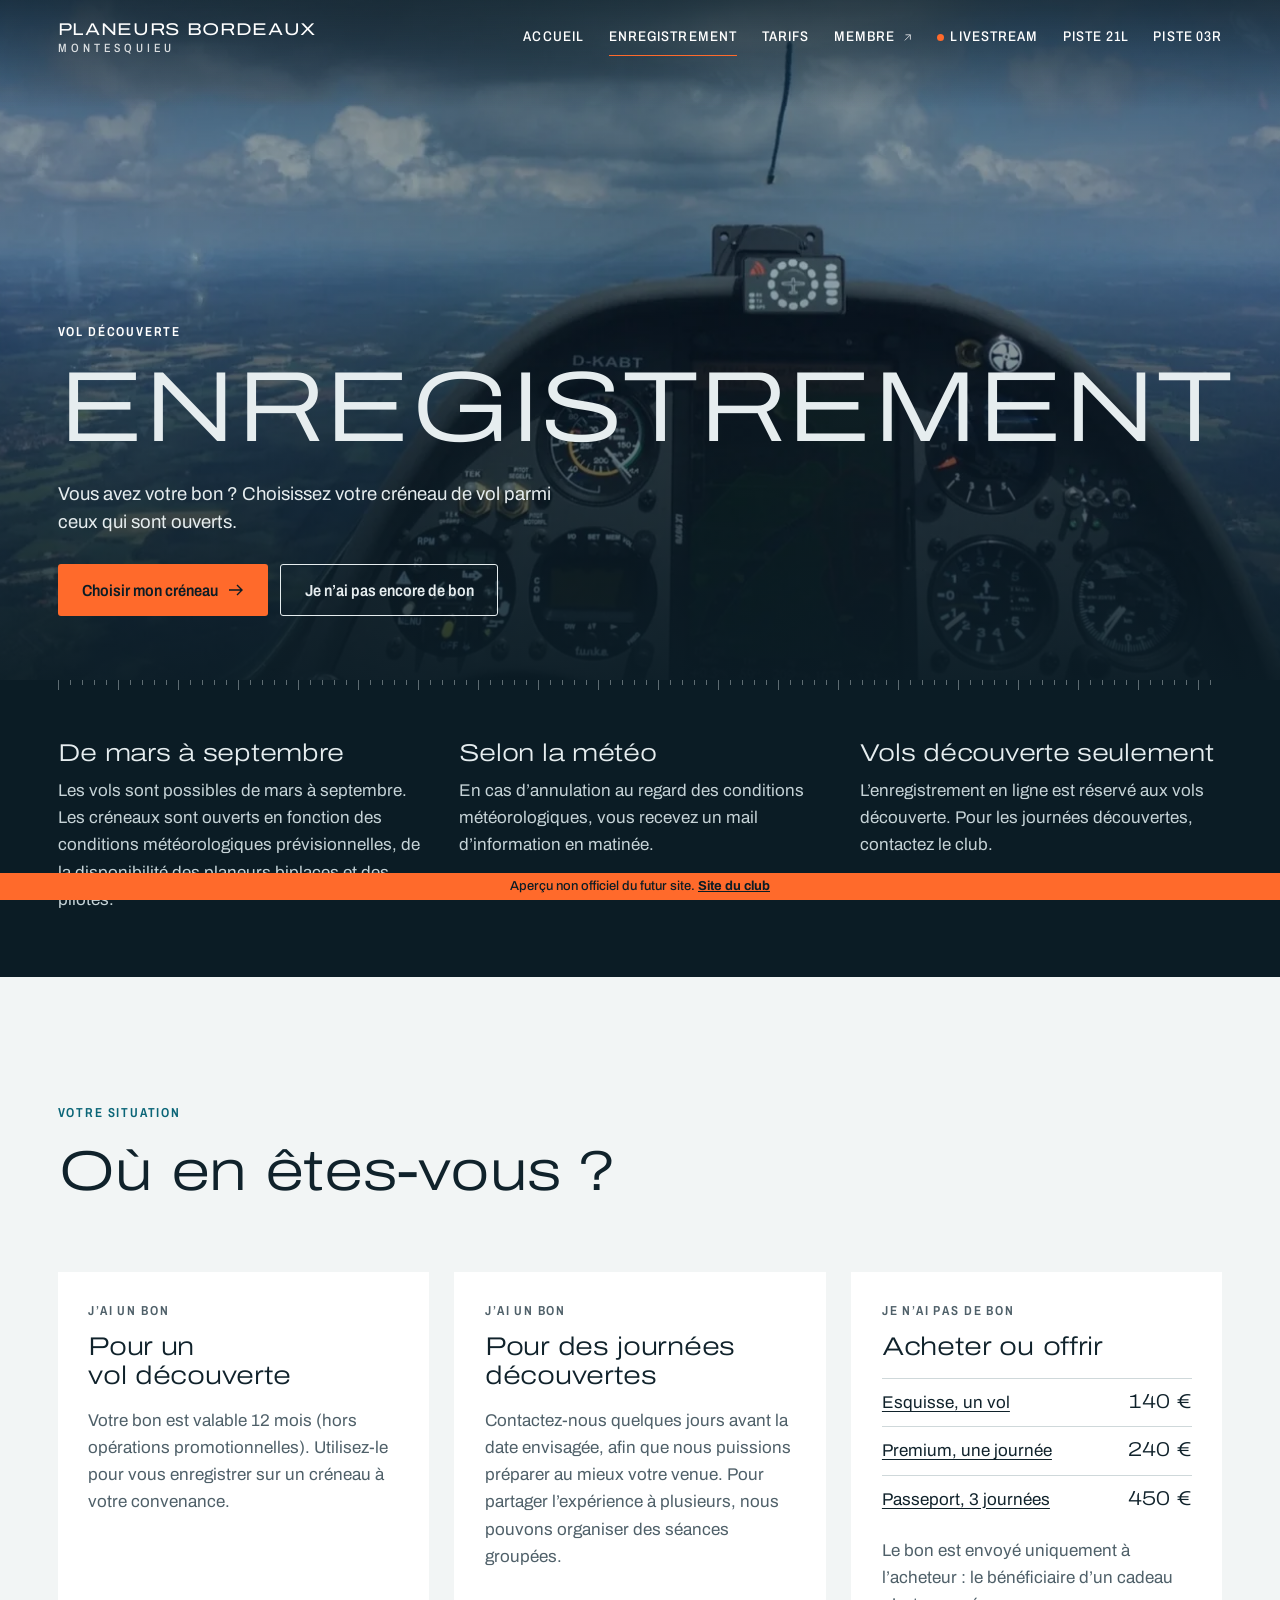
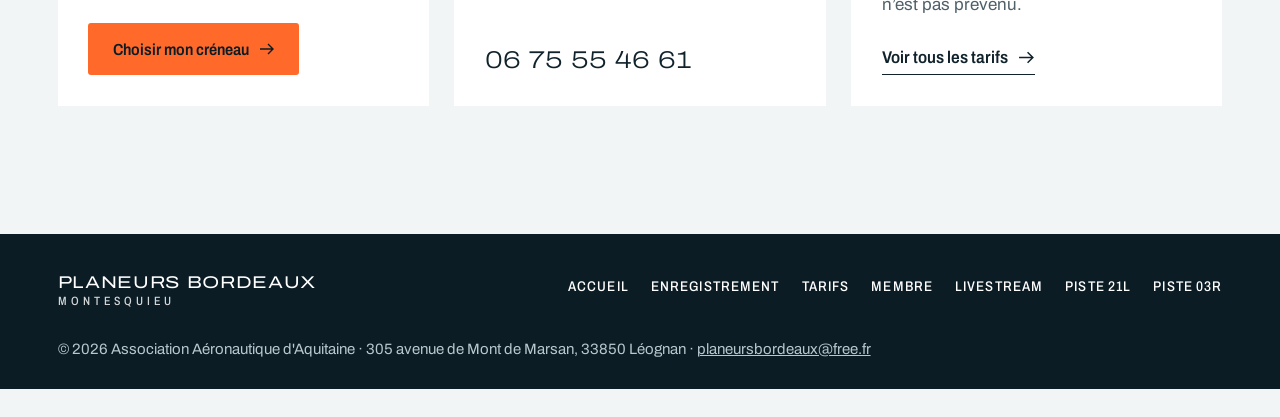
<file: enregistrement.html>
<!doctype html>
<html lang="fr">
<head>
  <meta charset="utf-8">
  <meta name="viewport" content="width=device-width, initial-scale=1">
  <title>Enregistrement sur un vol découverte | Planeurs Bordeaux Montesquieu</title>
  <meta name="description" content="Vous avez un bon pour un vol découverte en planeur ? Choisissez votre créneau de vol sur l'aérodrome de Bordeaux–Léognan–Saucats, de mars à septembre.">
  <meta property="og:type" content="website">
  <meta property="og:locale" content="fr_FR">
  <meta property="og:site_name" content="Planeurs Bordeaux Montesquieu">
  <meta property="og:title" content="Enregistrement sur un vol découverte | Planeurs Bordeaux Montesquieu">
  <meta property="og:description" content="Vous avez un bon pour un vol découverte en planeur ? Choisissez votre créneau de vol sur l'aérodrome de Bordeaux–Léognan–Saucats, de mars à septembre.">
  <meta property="og:image" content="https://planeursbordeaux.fr/assets/img/partage.jpg">
  <meta name="theme-color" content="#0b1c25">
  <link rel="icon" href="assets/img/favicon.svg" type="image/svg+xml">
  <link rel="preload" href="assets/fonts/archivo-latin-wdth-normal.woff2" as="font" type="font/woff2" crossorigin>
  <link rel="stylesheet" href="assets/css/site.css">
  <script>document.documentElement.classList.add('js')</script>
  <meta name="robots" content="noindex, nofollow">
  <style>
    .bandeau-apercu { position: fixed; inset: auto 0 0; z-index: 60; padding: 5px 12px; background: #ff6a2b; color: #0b1c25; font-size: .8125rem; line-height: 1.3; text-align: center; font-weight: 500; }
    .bandeau-apercu a { font-weight: 700; }
    body, .hero { padding-bottom: 28px; }
  </style>
</head>
<body class="page-enregistrement">
  <a class="evitement" href="#contenu">Aller au contenu</a>

  <header class="entete">
    <a class="marque" href="index.html" aria-label="Planeurs Bordeaux Montesquieu, accueil">
      <b>Planeurs Bordeaux</b>
      <span>Montesquieu</span>
    </a>
    <button class="menu-bouton" type="button" aria-expanded="false" aria-controls="navigation">Menu</button>
    <nav class="nav" id="navigation" aria-label="Navigation principale">
      <ul>
        <li><a href="index.html">Accueil</a></li>
        <li><a href="enregistrement.html" aria-current="page">Enregistrement</a></li>
        <li><a href="tarifs.html">Tarifs</a></li>
        <li><a href="https://club.givav.fr/givav.php/gvsmart" target="_blank" rel="noopener">Membre <svg class="fleche fleche-sortie" viewBox="0 0 16 16" aria-hidden="true"><path d="M4 12 12 4M5 4h7v7" fill="none" stroke="currentColor" stroke-width="1.4"/></svg><span class="sr"> (nouvel onglet)</span></a></li>
        <li><a href="livestream.html"><span class="point-direct" aria-hidden="true"></span>Livestream</a></li>
        <li><a href="piste-21l.html">Piste 21L</a></li>
        <li><a href="piste-03r.html">Piste 03R</a></li>
      </ul>
    </nav>
  </header>

  <main id="contenu">
  <section class="tete-page tete-page-photo sombre">
    <img src="assets/img/avec-precision-1920.webp" srcset="assets/img/avec-precision-1280.webp 1280w, assets/img/avec-precision-1920.webp 1920w" sizes="max(100vw, 120vh)" width="1920" height="1000" alt="Tableau de bord d'un planeur en vol, avec la campagne à l'horizon" style="object-position:62% 50%" fetchpriority="high">
    <div class="wrap">
      <p class="etiquette">Vol découverte</p>
      <h1>Enregistrement</h1>
      <p class="chapo">Vous avez votre bon ? Choisissez votre créneau de vol parmi ceux qui sont ouverts.</p>
      <div class="actions">
        <a class="bouton" href="https://club.givav.fr/givav.php/gvvi/vi/resa?assoc=723302">Choisir mon créneau <svg class="fleche" viewBox="0 0 16 16" aria-hidden="true"><path d="M1 8h13M9 3l5 5-5 5" fill="none" stroke="currentColor" stroke-width="1.4"/></svg></a>
        <a class="bouton bouton-contour" href="#cas">Je n’ai pas encore de bon</a>
      </div>
    </div>
  </section>

  <section class="sombre" aria-label="À savoir avant de choisir un créneau">
    <div class="wrap">
      <div class="graduation"></div>
      <div class="reperes-vol">
        <div>
          <h2>De mars à septembre</h2>
          <p>Les vols sont possibles de mars à septembre. Les créneaux sont ouverts en fonction des conditions météorologiques prévisionnelles, de la disponibilité des planeurs biplaces et des pilotes.</p>
        </div>
        <div>
          <h2>Selon la météo</h2>
          <p>En cas d’annulation au regard des conditions météorologiques, vous recevez un mail d’information en matinée.</p>
        </div>
        <div>
          <h2>Vols découverte seulement</h2>
          <p>L’enregistrement en ligne est réservé aux vols découverte. Pour les journées découvertes, contactez le club.</p>
        </div>
      </div>
    </div>
  </section>

  <section class="section clair" id="cas" aria-label="Votre situation">
    <div class="wrap">
      <div class="titre-section">
        <p class="etiquette">Votre situation</p>
        <h2>Où en êtes-vous ?</h2>
      </div>
      <div class="cas">
        <article>
          <p class="etiquette">J’ai un bon</p>
          <h3>Pour un vol découverte</h3>
          <p>Votre bon est valable 12 mois (hors opérations promotionnelles). Utilisez-le pour vous enregistrer sur un créneau à votre convenance.</p>
          <div class="bas"><a class="bouton" href="https://club.givav.fr/givav.php/gvvi/vi/resa?assoc=723302">Choisir mon créneau <svg class="fleche" viewBox="0 0 16 16" aria-hidden="true"><path d="M1 8h13M9 3l5 5-5 5" fill="none" stroke="currentColor" stroke-width="1.4"/></svg></a></div>
        </article>
        <article>
          <p class="etiquette">J’ai un bon</p>
          <h3>Pour des journées découvertes</h3>
          <p>Contactez-nous quelques jours avant la date envisagée, afin que nous puissions préparer au mieux votre venue. Pour partager l’expérience à plusieurs, nous pouvons organiser des séances groupées.</p>
          <div class="bas"><a class="contact-tel" href="tel:+33675554661">06 75 55 46 61</a></div>
        </article>
        <article>
          <p class="etiquette">Je n’ai pas de bon</p>
          <h3>Acheter ou offrir</h3>
          <ul class="cas-liste">
            <li><a href="https://club.givav.fr/givav.php/gvvi/vi/main?assoc=723302&amp;id_vi_modele=1">Esquisse, un vol</a><span class="prix">140 €</span></li>
            <li><a href="https://club.givav.fr/givav.php/gvvi/vi/main?assoc=723302&amp;id_vi_modele=3">Premium, une journée</a><span class="prix">240 €</span></li>
            <li><a href="https://club.givav.fr/givav.php/gvvi/decouv/main?assoc=723302&amp;id_forfait_modele=90">Passeport, 3 journées</a><span class="prix">450 €</span></li>
          </ul>
          <p style="margin-top:14px">Le bon est envoyé uniquement à l’acheteur : le bénéficiaire d’un cadeau n’est pas prévenu.</p>
          <div class="bas"><a class="lien-fleche" href="tarifs.html">Voir tous les tarifs <svg class="fleche" viewBox="0 0 16 16" aria-hidden="true"><path d="M1 8h13M9 3l5 5-5 5" fill="none" stroke="currentColor" stroke-width="1.4"/></svg></a></div>
        </article>
      </div>
    </div>
  </section>
  </main>

  <footer class="pied">
    <div class="wrap">
      <div class="pied-haut">
        <a class="marque" href="index.html">
          <b>Planeurs Bordeaux</b>
          <span>Montesquieu</span>
        </a>
        <nav aria-label="Navigation du pied de page">
          <ul>
        <li><a href="index.html">Accueil</a></li>
        <li><a href="enregistrement.html">Enregistrement</a></li>
        <li><a href="tarifs.html">Tarifs</a></li>
        <li><a href="https://club.givav.fr/givav.php/gvsmart" target="_blank" rel="noopener">Membre</a></li>
        <li><a href="livestream.html">Livestream</a></li>
        <li><a href="piste-21l.html">Piste 21L</a></li>
        <li><a href="piste-03r.html">Piste 03R</a></li>
          </ul>
        </nav>
      </div>
      <p class="pied-bas">© 2026 Association Aéronautique d'Aquitaine · 305 avenue de Mont de Marsan, 33850 Léognan · <a href="mailto:planeursbordeaux@free.fr">planeursbordeaux@free.fr</a></p>
    </div>
  </footer>

  <div class="bandeau-apercu">Aperçu non officiel du futur site. <a href="http://planeursbordeaux.fr/">Site du club</a></div>
  <script src="assets/js/site.js" defer></script>
</body>
</html>
</file>
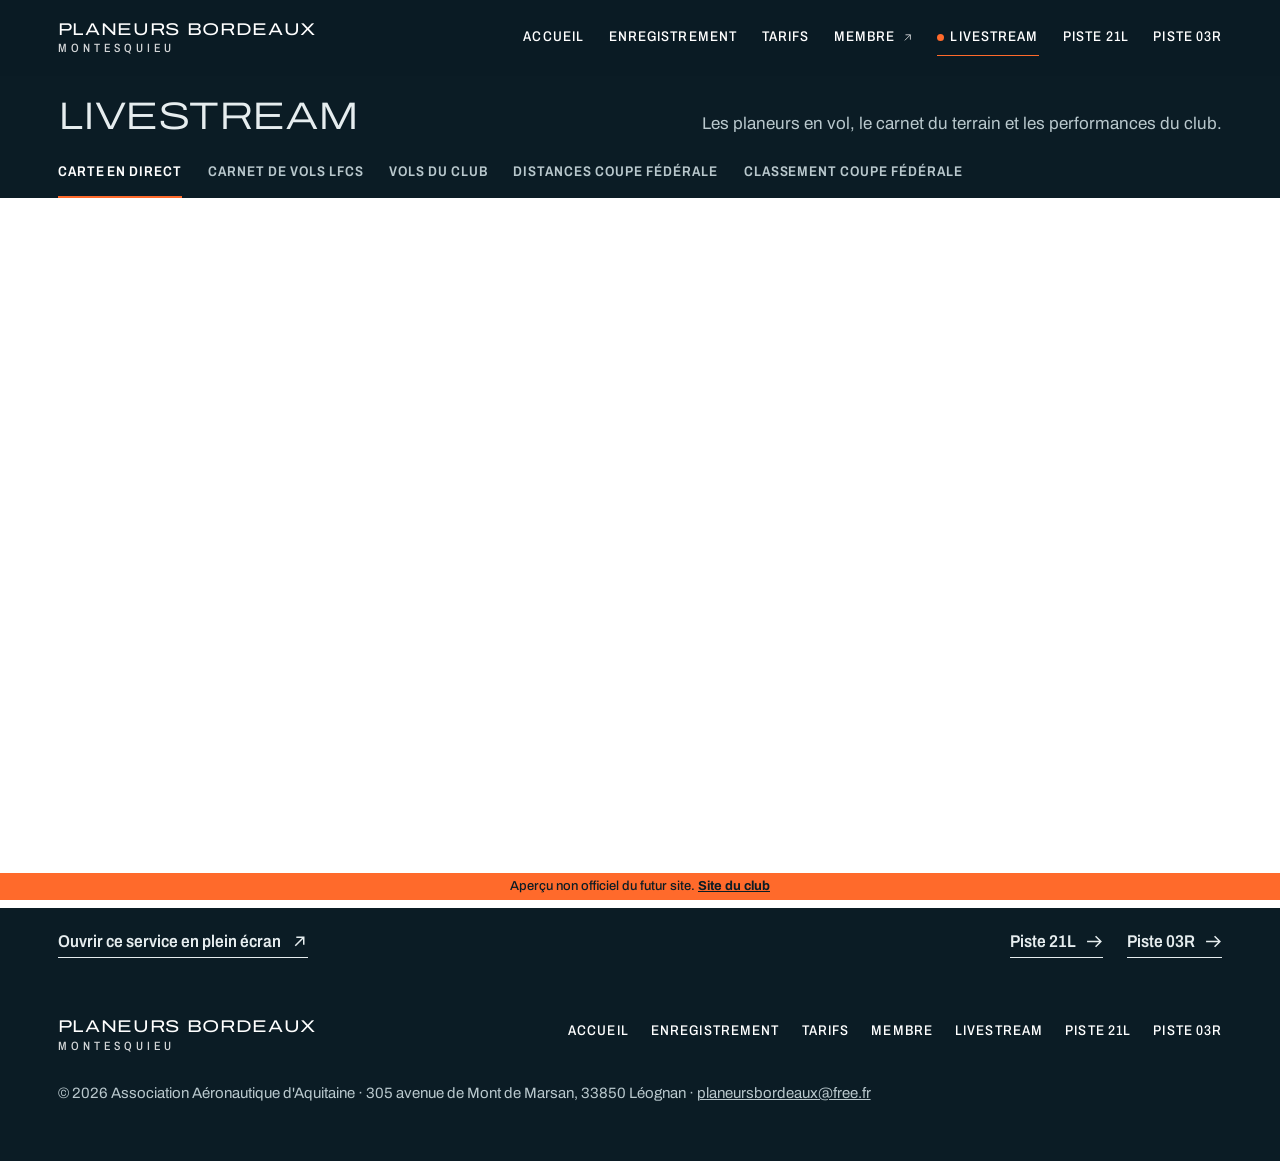
<file: livestream.html>
<!doctype html>
<html lang="fr">
<head>
  <meta charset="utf-8">
  <meta name="viewport" content="width=device-width, initial-scale=1">
  <title>Livestream | Planeurs Bordeaux Montesquieu</title>
  <meta name="description" content="Suivez en direct les planeurs autour de Léognan, le carnet de vols de LFCS et les performances du club en Coupe Fédérale.">
  <meta property="og:type" content="website">
  <meta property="og:locale" content="fr_FR">
  <meta property="og:site_name" content="Planeurs Bordeaux Montesquieu">
  <meta property="og:title" content="Livestream | Planeurs Bordeaux Montesquieu">
  <meta property="og:description" content="Suivez en direct les planeurs autour de Léognan, le carnet de vols de LFCS et les performances du club en Coupe Fédérale.">
  <meta property="og:image" content="https://planeursbordeaux.fr/assets/img/partage.jpg">
  <meta name="theme-color" content="#0b1c25">
  <link rel="icon" href="assets/img/favicon.svg" type="image/svg+xml">
  <link rel="preload" href="assets/fonts/archivo-latin-wdth-normal.woff2" as="font" type="font/woff2" crossorigin>
  <link rel="stylesheet" href="assets/css/site.css">
  <script>document.documentElement.classList.add('js')</script>
  <meta name="robots" content="noindex, nofollow">
  <style>
    .bandeau-apercu { position: fixed; inset: auto 0 0; z-index: 60; padding: 5px 12px; background: #ff6a2b; color: #0b1c25; font-size: .8125rem; line-height: 1.3; text-align: center; font-weight: 500; }
    .bandeau-apercu a { font-weight: 700; }
    body, .hero { padding-bottom: 28px; }
  </style>
</head>
<body class="page-direct">
  <a class="evitement" href="#contenu">Aller au contenu</a>

  <header class="entete pleine">
    <a class="marque" href="index.html" aria-label="Planeurs Bordeaux Montesquieu, accueil">
      <b>Planeurs Bordeaux</b>
      <span>Montesquieu</span>
    </a>
    <button class="menu-bouton" type="button" aria-expanded="false" aria-controls="navigation">Menu</button>
    <nav class="nav" id="navigation" aria-label="Navigation principale">
      <ul>
        <li><a href="index.html">Accueil</a></li>
        <li><a href="enregistrement.html">Enregistrement</a></li>
        <li><a href="tarifs.html">Tarifs</a></li>
        <li><a href="https://club.givav.fr/givav.php/gvsmart" target="_blank" rel="noopener">Membre <svg class="fleche fleche-sortie" viewBox="0 0 16 16" aria-hidden="true"><path d="M4 12 12 4M5 4h7v7" fill="none" stroke="currentColor" stroke-width="1.4"/></svg><span class="sr"> (nouvel onglet)</span></a></li>
        <li><a href="livestream.html" aria-current="page"><span class="point-direct" aria-hidden="true"></span>Livestream</a></li>
        <li><a href="piste-21l.html">Piste 21L</a></li>
        <li><a href="piste-03r.html">Piste 03R</a></li>
      </ul>
    </nav>
  </header>

  <main id="contenu">
  <section class="direct-tete sombre">
    <div class="wrap">
      <div class="direct-tete-haut">
        <h1>Livestream</h1>
        <p>Les planeurs en vol, le carnet du terrain et les performances du club.</p>
      </div>
      <div class="onglets" role="tablist" aria-label="Services en direct">
        <a href="https://glideandseek.com/?viewport=44.65901,-0.60047,11" role="tab" data-onglet="carte" aria-selected="false">Carte en direct</a>
        <a href="https://flightbook.glidernet.org/logbook/LFCS/" role="tab" data-onglet="carnet" aria-selected="false">Carnet de vols LFCS</a>
        <a href="https://www.weglide.org/embedded/club/713?bgcolor=fff" role="tab" data-onglet="club" aria-selected="false">Vols du club</a>
        <a href="https://www.weglide.org/flight?contest=fr&amp;club=Association%2520A%25C3%25A9ronautique%2520d%27Aquitaine,713" role="tab" data-onglet="distances" aria-selected="false">Distances Coupe Fédérale</a>
        <a href="https://www.weglide.org/ranking/fr?club=Association%2520A%25C3%25A9ronautique%2520d%27Aquitaine,713&amp;category=pilot" role="tab" data-onglet="classement" aria-selected="false">Classement Coupe Fédérale</a>
      </div>
    </div>
  </section>
  <div class="cadre-direct" role="tabpanel"></div>
  <div class="sombre">
    <div class="wrap cadre-pied">
      <a class="lien-fleche" data-lien-externe href="https://glideandseek.com/?viewport=44.65901,-0.60047,11" target="_blank" rel="noopener">Ouvrir ce service en plein écran <svg class="fleche fleche-sortie" viewBox="0 0 16 16" aria-hidden="true"><path d="M4 12 12 4M5 4h7v7" fill="none" stroke="currentColor" stroke-width="1.4"/></svg></a>
      <ul>
        <li><a class="lien-fleche" href="piste-21l.html">Piste 21L <svg class="fleche" viewBox="0 0 16 16" aria-hidden="true"><path d="M1 8h13M9 3l5 5-5 5" fill="none" stroke="currentColor" stroke-width="1.4"/></svg></a></li>
        <li><a class="lien-fleche" href="piste-03r.html">Piste 03R <svg class="fleche" viewBox="0 0 16 16" aria-hidden="true"><path d="M1 8h13M9 3l5 5-5 5" fill="none" stroke="currentColor" stroke-width="1.4"/></svg></a></li>
      </ul>
    </div>
  </div>
  </main>

  <footer class="pied">
    <div class="wrap">
      <div class="pied-haut">
        <a class="marque" href="index.html">
          <b>Planeurs Bordeaux</b>
          <span>Montesquieu</span>
        </a>
        <nav aria-label="Navigation du pied de page">
          <ul>
        <li><a href="index.html">Accueil</a></li>
        <li><a href="enregistrement.html">Enregistrement</a></li>
        <li><a href="tarifs.html">Tarifs</a></li>
        <li><a href="https://club.givav.fr/givav.php/gvsmart" target="_blank" rel="noopener">Membre</a></li>
        <li><a href="livestream.html">Livestream</a></li>
        <li><a href="piste-21l.html">Piste 21L</a></li>
        <li><a href="piste-03r.html">Piste 03R</a></li>
          </ul>
        </nav>
      </div>
      <p class="pied-bas">© 2026 Association Aéronautique d'Aquitaine · 305 avenue de Mont de Marsan, 33850 Léognan · <a href="mailto:planeursbordeaux@free.fr">planeursbordeaux@free.fr</a></p>
    </div>
  </footer>

  <div class="bandeau-apercu">Aperçu non officiel du futur site. <a href="http://planeursbordeaux.fr/">Site du club</a></div>
  <script src="assets/js/site.js" defer></script>
</body>
</html>
</file>
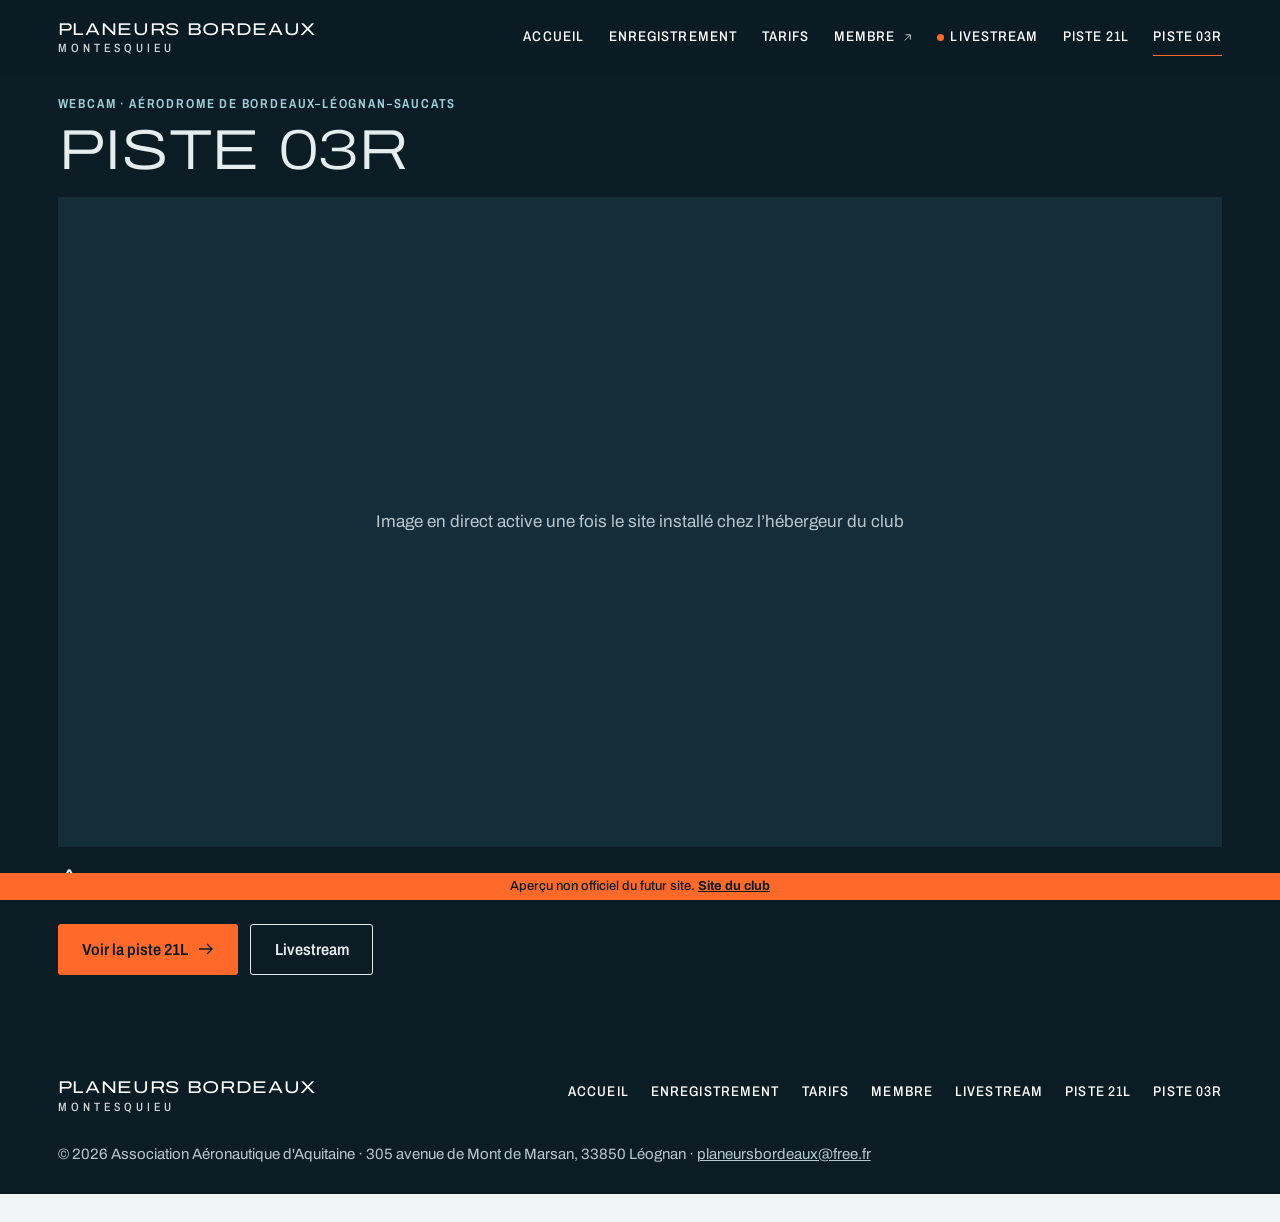
<file: piste-03r.html>
<!doctype html>
<html lang="fr">
<head>
  <meta charset="utf-8">
  <meta name="viewport" content="width=device-width, initial-scale=1">
  <title>Webcam piste 03R | Planeurs Bordeaux Montesquieu</title>
  <meta name="description" content="Image en direct de la piste 03R de l'aérodrome de Bordeaux–Léognan–Saucats.">
  <meta property="og:type" content="website">
  <meta property="og:locale" content="fr_FR">
  <meta property="og:site_name" content="Planeurs Bordeaux Montesquieu">
  <meta property="og:title" content="Webcam piste 03R | Planeurs Bordeaux Montesquieu">
  <meta property="og:description" content="Image en direct de la piste 03R de l'aérodrome de Bordeaux–Léognan–Saucats.">
  <meta property="og:image" content="https://planeursbordeaux.fr/assets/img/partage.jpg">
  <meta name="theme-color" content="#0b1c25">
  <link rel="icon" href="assets/img/favicon.svg" type="image/svg+xml">
  <link rel="preload" href="assets/fonts/archivo-latin-wdth-normal.woff2" as="font" type="font/woff2" crossorigin>
  <link rel="stylesheet" href="assets/css/site.css">
  <script>document.documentElement.classList.add('js')</script>
  <meta name="robots" content="noindex, nofollow">
  <style>
    .bandeau-apercu { position: fixed; inset: auto 0 0; z-index: 60; padding: 5px 12px; background: #ff6a2b; color: #0b1c25; font-size: .8125rem; line-height: 1.3; text-align: center; font-weight: 500; }
    .bandeau-apercu a { font-weight: 700; }
    body, .hero { padding-bottom: 28px; }
  </style>
</head>
<body class="page-piste">
  <a class="evitement" href="#contenu">Aller au contenu</a>

  <header class="entete pleine">
    <a class="marque" href="index.html" aria-label="Planeurs Bordeaux Montesquieu, accueil">
      <b>Planeurs Bordeaux</b>
      <span>Montesquieu</span>
    </a>
    <button class="menu-bouton" type="button" aria-expanded="false" aria-controls="navigation">Menu</button>
    <nav class="nav" id="navigation" aria-label="Navigation principale">
      <ul>
        <li><a href="index.html">Accueil</a></li>
        <li><a href="enregistrement.html">Enregistrement</a></li>
        <li><a href="tarifs.html">Tarifs</a></li>
        <li><a href="https://club.givav.fr/givav.php/gvsmart" target="_blank" rel="noopener">Membre <svg class="fleche fleche-sortie" viewBox="0 0 16 16" aria-hidden="true"><path d="M4 12 12 4M5 4h7v7" fill="none" stroke="currentColor" stroke-width="1.4"/></svg><span class="sr"> (nouvel onglet)</span></a></li>
        <li><a href="livestream.html"><span class="point-direct" aria-hidden="true"></span>Livestream</a></li>
        <li><a href="piste-21l.html">Piste 21L</a></li>
        <li><a href="piste-03r.html" aria-current="page">Piste 03R</a></li>
      </ul>
    </nav>
  </header>

  <main id="contenu" class="sombre">
  <section class="piste">
    <div class="wrap">
      <div class="piste-tete">
        <div>
          <p class="etiquette">Webcam · Aérodrome de Bordeaux–Léognan–Saucats</p>
          <h1>Piste 03R</h1>
        </div>
      </div>
      <div class="webcam en-panne">
        <div class="webcam-image">
          <p class="webcam-attente">Connexion à la caméra…</p>
          <p class="webcam-panne">Image en direct active une fois le site installé chez l’hébergeur du club</p>
        </div>
        <div class="webcam-pied">
          <span class="webcam-nom">Aperçu</span>
          <span class="webcam-etat">Actualisée toutes les 30 s une fois en service</span>
        </div>
      </div>
      <div class="piste-liens">
        <a class="bouton" href="piste-21l.html">Voir la piste 21L <svg class="fleche" viewBox="0 0 16 16" aria-hidden="true"><path d="M1 8h13M9 3l5 5-5 5" fill="none" stroke="currentColor" stroke-width="1.4"/></svg></a>
        <a class="bouton bouton-contour" href="livestream.html">Livestream</a>
      </div>
    </div>
  </section>
  </main>

  <footer class="pied">
    <div class="wrap">
      <div class="pied-haut">
        <a class="marque" href="index.html">
          <b>Planeurs Bordeaux</b>
          <span>Montesquieu</span>
        </a>
        <nav aria-label="Navigation du pied de page">
          <ul>
        <li><a href="index.html">Accueil</a></li>
        <li><a href="enregistrement.html">Enregistrement</a></li>
        <li><a href="tarifs.html">Tarifs</a></li>
        <li><a href="https://club.givav.fr/givav.php/gvsmart" target="_blank" rel="noopener">Membre</a></li>
        <li><a href="livestream.html">Livestream</a></li>
        <li><a href="piste-21l.html">Piste 21L</a></li>
        <li><a href="piste-03r.html">Piste 03R</a></li>
          </ul>
        </nav>
      </div>
      <p class="pied-bas">© 2026 Association Aéronautique d'Aquitaine · 305 avenue de Mont de Marsan, 33850 Léognan · <a href="mailto:planeursbordeaux@free.fr">planeursbordeaux@free.fr</a></p>
    </div>
  </footer>

  <div class="bandeau-apercu">Aperçu non officiel du futur site. <a href="http://planeursbordeaux.fr/">Site du club</a></div>
  <script src="assets/js/site.js" defer></script>
</body>
</html>
</file>
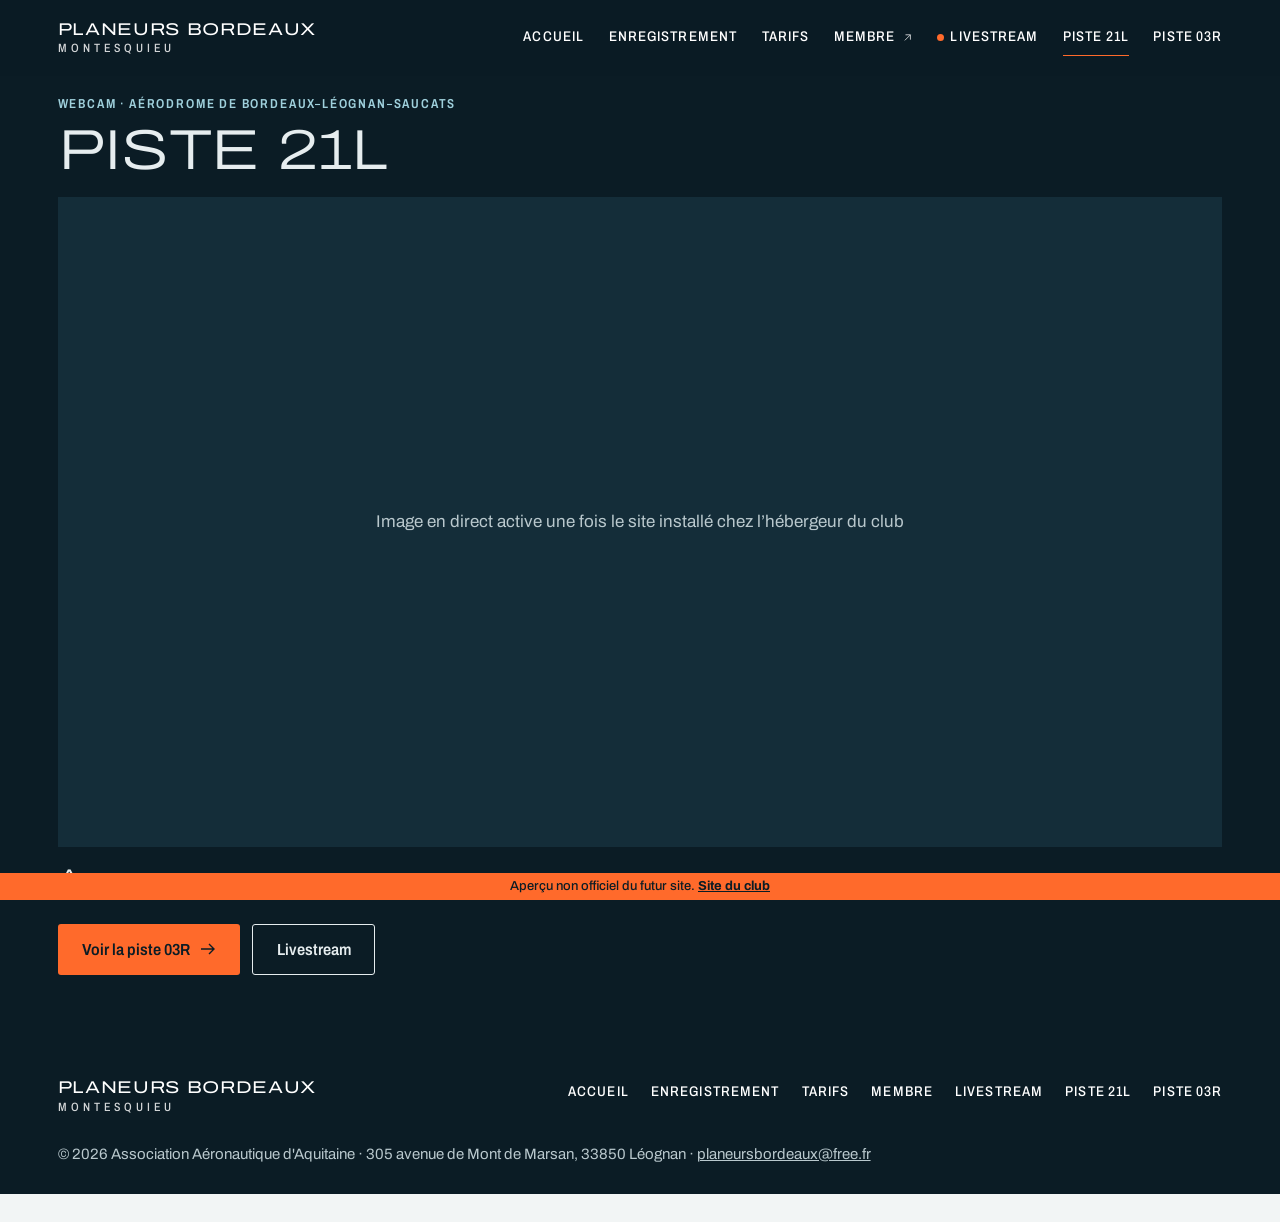
<file: piste-21l.html>
<!doctype html>
<html lang="fr">
<head>
  <meta charset="utf-8">
  <meta name="viewport" content="width=device-width, initial-scale=1">
  <title>Webcam piste 21L | Planeurs Bordeaux Montesquieu</title>
  <meta name="description" content="Image en direct de la piste 21L de l'aérodrome de Bordeaux–Léognan–Saucats.">
  <meta property="og:type" content="website">
  <meta property="og:locale" content="fr_FR">
  <meta property="og:site_name" content="Planeurs Bordeaux Montesquieu">
  <meta property="og:title" content="Webcam piste 21L | Planeurs Bordeaux Montesquieu">
  <meta property="og:description" content="Image en direct de la piste 21L de l'aérodrome de Bordeaux–Léognan–Saucats.">
  <meta property="og:image" content="https://planeursbordeaux.fr/assets/img/partage.jpg">
  <meta name="theme-color" content="#0b1c25">
  <link rel="icon" href="assets/img/favicon.svg" type="image/svg+xml">
  <link rel="preload" href="assets/fonts/archivo-latin-wdth-normal.woff2" as="font" type="font/woff2" crossorigin>
  <link rel="stylesheet" href="assets/css/site.css">
  <script>document.documentElement.classList.add('js')</script>
  <meta name="robots" content="noindex, nofollow">
  <style>
    .bandeau-apercu { position: fixed; inset: auto 0 0; z-index: 60; padding: 5px 12px; background: #ff6a2b; color: #0b1c25; font-size: .8125rem; line-height: 1.3; text-align: center; font-weight: 500; }
    .bandeau-apercu a { font-weight: 700; }
    body, .hero { padding-bottom: 28px; }
  </style>
</head>
<body class="page-piste">
  <a class="evitement" href="#contenu">Aller au contenu</a>

  <header class="entete pleine">
    <a class="marque" href="index.html" aria-label="Planeurs Bordeaux Montesquieu, accueil">
      <b>Planeurs Bordeaux</b>
      <span>Montesquieu</span>
    </a>
    <button class="menu-bouton" type="button" aria-expanded="false" aria-controls="navigation">Menu</button>
    <nav class="nav" id="navigation" aria-label="Navigation principale">
      <ul>
        <li><a href="index.html">Accueil</a></li>
        <li><a href="enregistrement.html">Enregistrement</a></li>
        <li><a href="tarifs.html">Tarifs</a></li>
        <li><a href="https://club.givav.fr/givav.php/gvsmart" target="_blank" rel="noopener">Membre <svg class="fleche fleche-sortie" viewBox="0 0 16 16" aria-hidden="true"><path d="M4 12 12 4M5 4h7v7" fill="none" stroke="currentColor" stroke-width="1.4"/></svg><span class="sr"> (nouvel onglet)</span></a></li>
        <li><a href="livestream.html"><span class="point-direct" aria-hidden="true"></span>Livestream</a></li>
        <li><a href="piste-21l.html" aria-current="page">Piste 21L</a></li>
        <li><a href="piste-03r.html">Piste 03R</a></li>
      </ul>
    </nav>
  </header>

  <main id="contenu" class="sombre">
  <section class="piste">
    <div class="wrap">
      <div class="piste-tete">
        <div>
          <p class="etiquette">Webcam · Aérodrome de Bordeaux–Léognan–Saucats</p>
          <h1>Piste 21L</h1>
        </div>
      </div>
      <div class="webcam en-panne">
        <div class="webcam-image">
          <p class="webcam-attente">Connexion à la caméra…</p>
          <p class="webcam-panne">Image en direct active une fois le site installé chez l’hébergeur du club</p>
        </div>
        <div class="webcam-pied">
          <span class="webcam-nom">Aperçu</span>
          <span class="webcam-etat">Actualisée toutes les 30 s une fois en service</span>
        </div>
      </div>
      <div class="piste-liens">
        <a class="bouton" href="piste-03r.html">Voir la piste 03R <svg class="fleche" viewBox="0 0 16 16" aria-hidden="true"><path d="M1 8h13M9 3l5 5-5 5" fill="none" stroke="currentColor" stroke-width="1.4"/></svg></a>
        <a class="bouton bouton-contour" href="livestream.html">Livestream</a>
      </div>
    </div>
  </section>
  </main>

  <footer class="pied">
    <div class="wrap">
      <div class="pied-haut">
        <a class="marque" href="index.html">
          <b>Planeurs Bordeaux</b>
          <span>Montesquieu</span>
        </a>
        <nav aria-label="Navigation du pied de page">
          <ul>
        <li><a href="index.html">Accueil</a></li>
        <li><a href="enregistrement.html">Enregistrement</a></li>
        <li><a href="tarifs.html">Tarifs</a></li>
        <li><a href="https://club.givav.fr/givav.php/gvsmart" target="_blank" rel="noopener">Membre</a></li>
        <li><a href="livestream.html">Livestream</a></li>
        <li><a href="piste-21l.html">Piste 21L</a></li>
        <li><a href="piste-03r.html">Piste 03R</a></li>
          </ul>
        </nav>
      </div>
      <p class="pied-bas">© 2026 Association Aéronautique d'Aquitaine · 305 avenue de Mont de Marsan, 33850 Léognan · <a href="mailto:planeursbordeaux@free.fr">planeursbordeaux@free.fr</a></p>
    </div>
  </footer>

  <div class="bandeau-apercu">Aperçu non officiel du futur site. <a href="http://planeursbordeaux.fr/">Site du club</a></div>
  <script src="assets/js/site.js" defer></script>
</body>
</html>
</file>
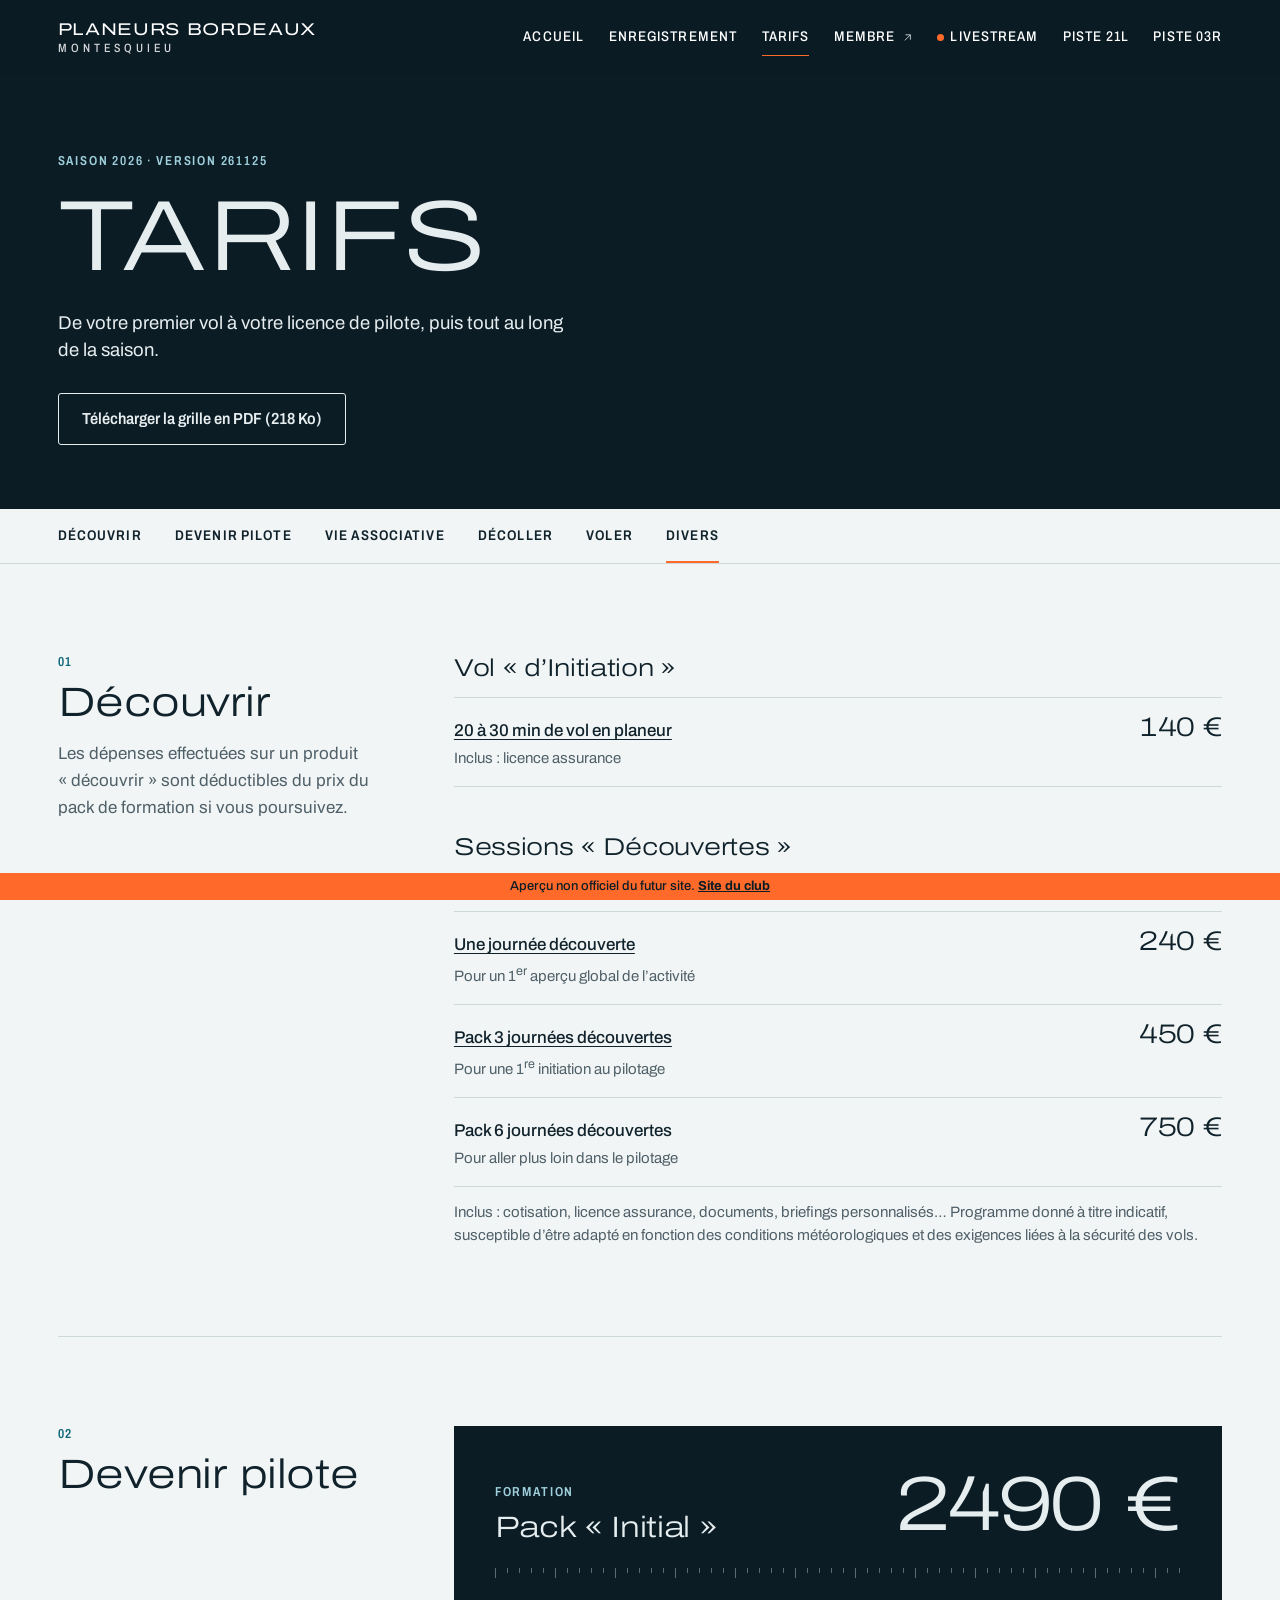
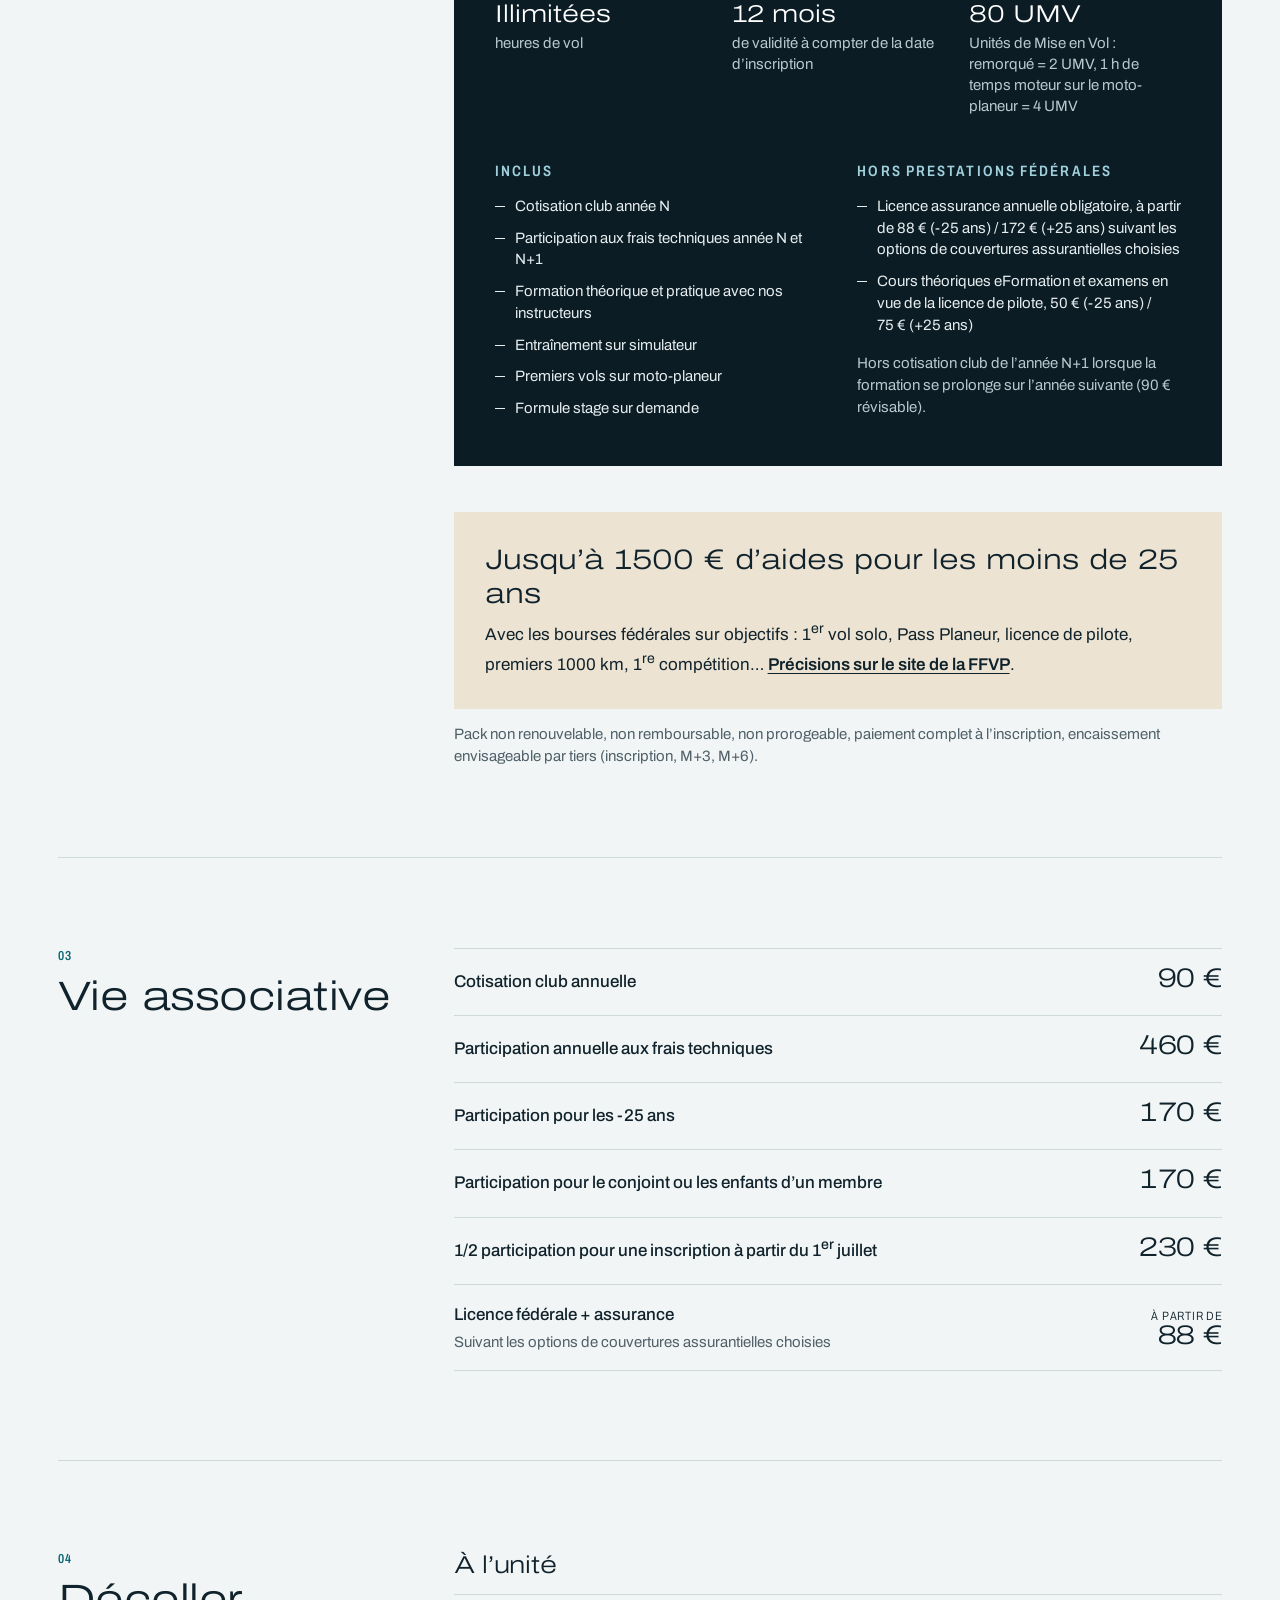
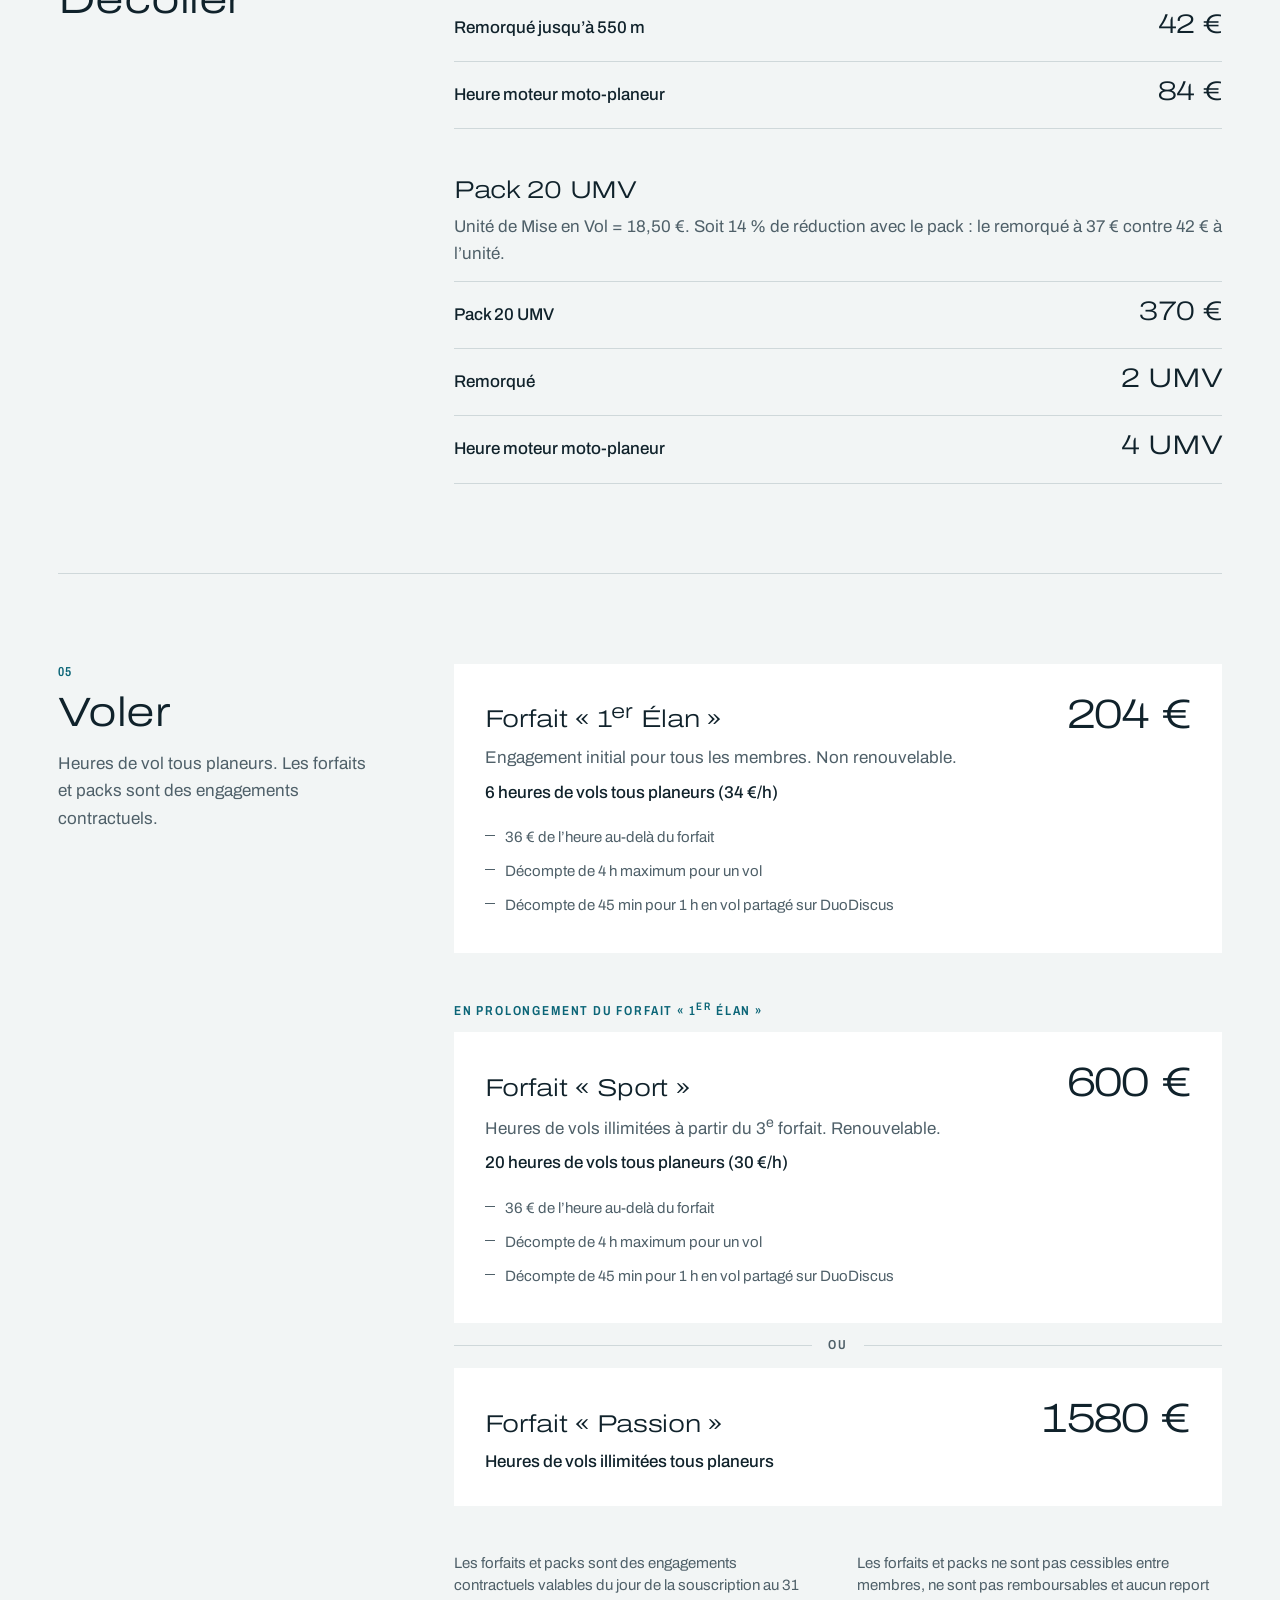
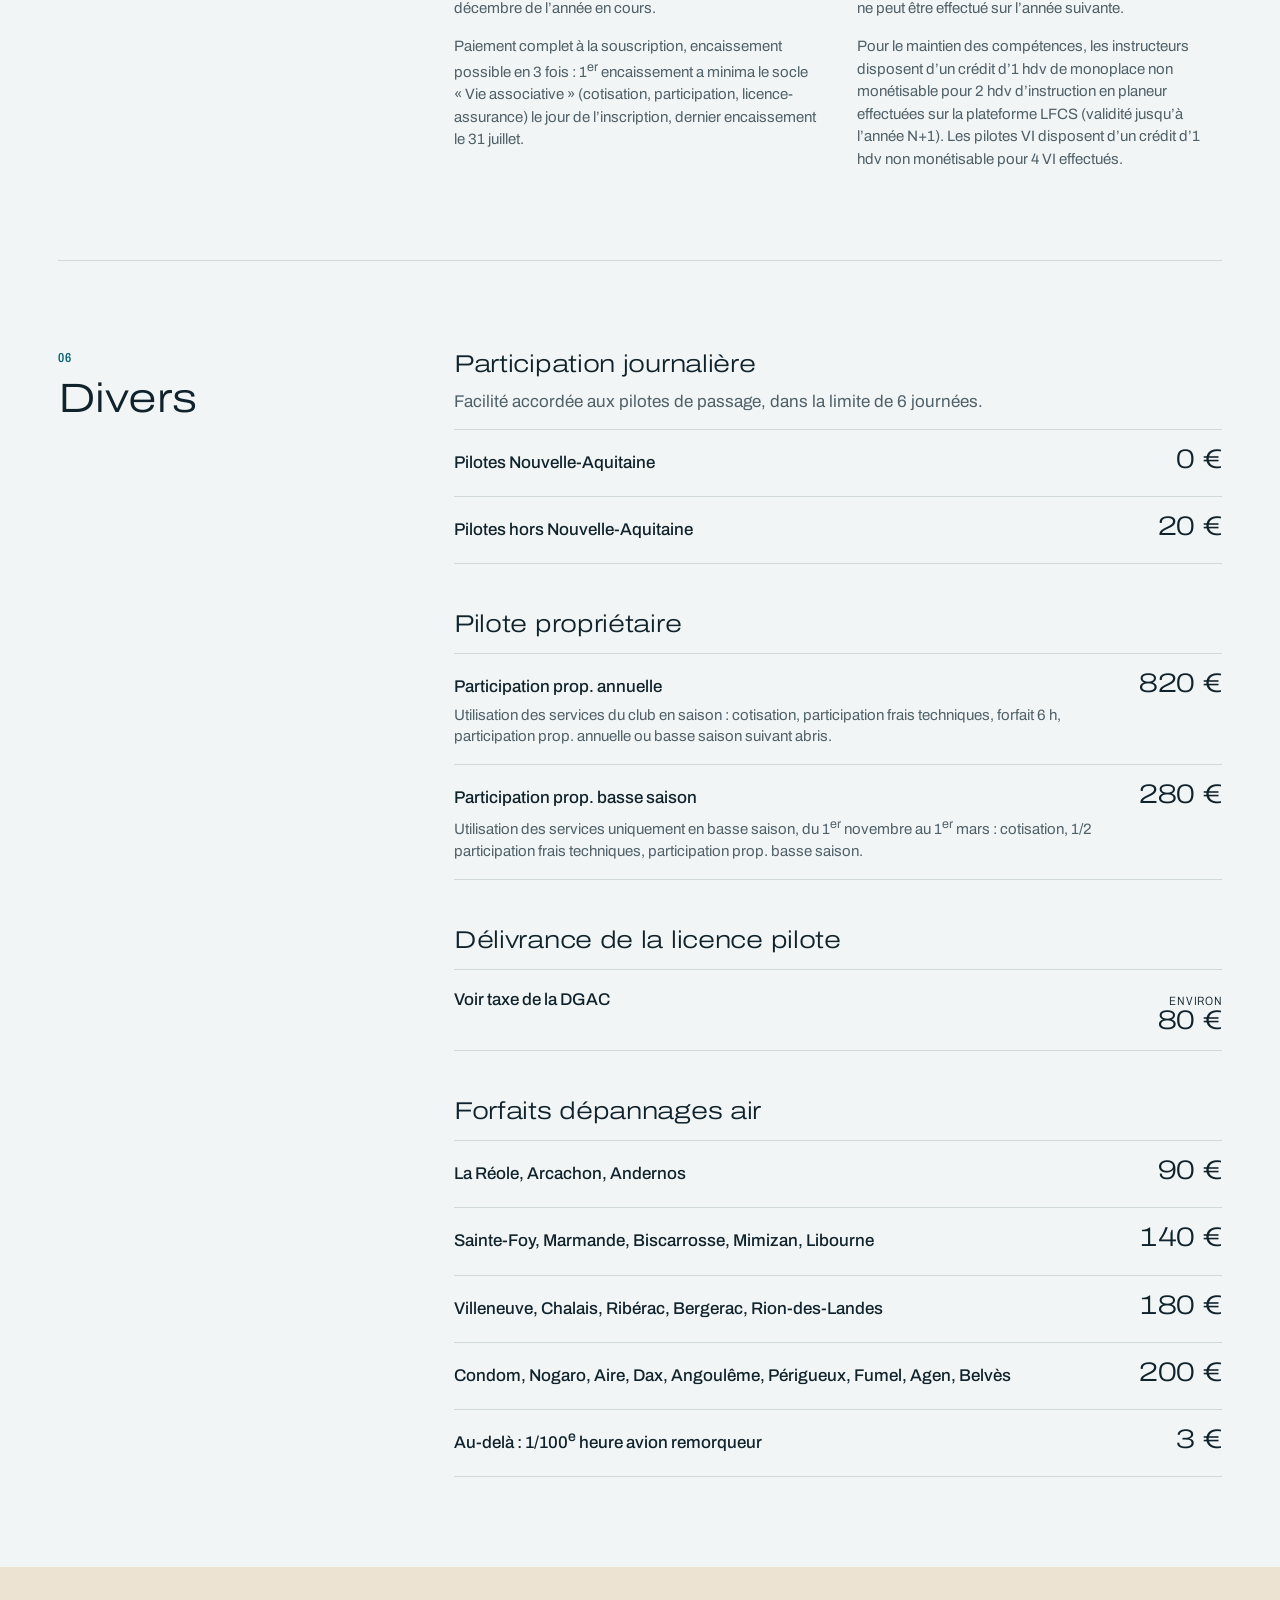
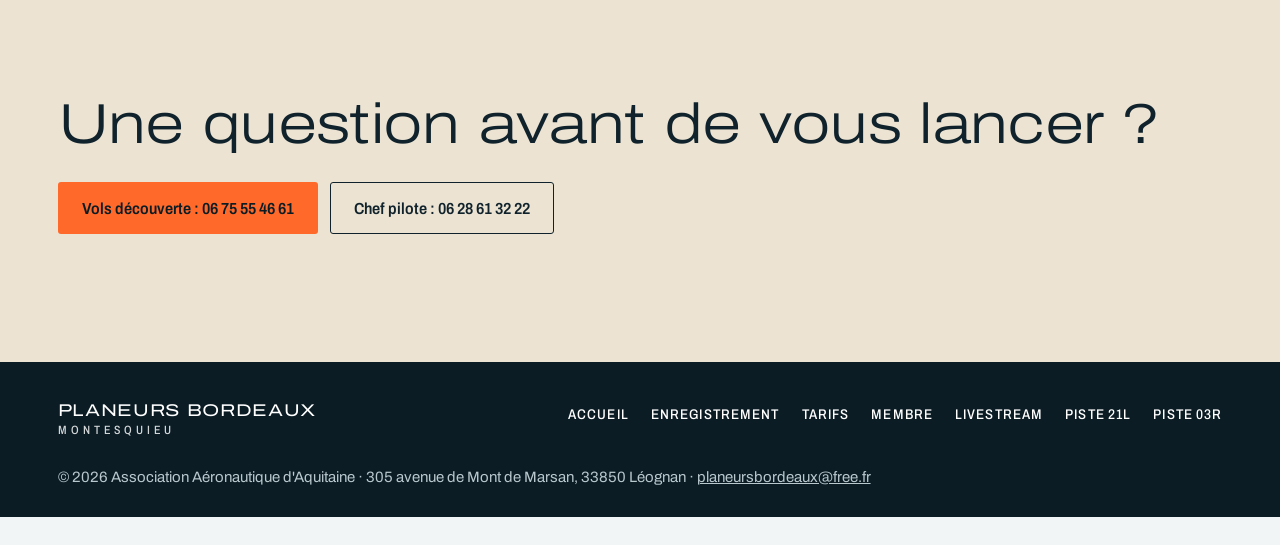
<file: tarifs.html>
<!doctype html>
<html lang="fr">
<head>
  <meta charset="utf-8">
  <meta name="viewport" content="width=device-width, initial-scale=1">
  <title>Tarifs 2026 | Planeurs Bordeaux Montesquieu</title>
  <meta name="description" content="Tarifs 2026 du club : vols et journées découverte, pack de formation, cotisation, remorqués et forfaits de vol en planeur à Léognan.">
  <meta property="og:type" content="website">
  <meta property="og:locale" content="fr_FR">
  <meta property="og:site_name" content="Planeurs Bordeaux Montesquieu">
  <meta property="og:title" content="Tarifs 2026 | Planeurs Bordeaux Montesquieu">
  <meta property="og:description" content="Tarifs 2026 du club : vols et journées découverte, pack de formation, cotisation, remorqués et forfaits de vol en planeur à Léognan.">
  <meta property="og:image" content="https://planeursbordeaux.fr/assets/img/partage.jpg">
  <meta name="theme-color" content="#0b1c25">
  <link rel="icon" href="assets/img/favicon.svg" type="image/svg+xml">
  <link rel="preload" href="assets/fonts/archivo-latin-wdth-normal.woff2" as="font" type="font/woff2" crossorigin>
  <link rel="stylesheet" href="assets/css/site.css">
  <script>document.documentElement.classList.add('js')</script>
  <meta name="robots" content="noindex, nofollow">
  <style>
    .bandeau-apercu { position: fixed; inset: auto 0 0; z-index: 60; padding: 5px 12px; background: #ff6a2b; color: #0b1c25; font-size: .8125rem; line-height: 1.3; text-align: center; font-weight: 500; }
    .bandeau-apercu a { font-weight: 700; }
    body, .hero { padding-bottom: 28px; }
  </style>
</head>
<body class="page-tarifs">
  <a class="evitement" href="#contenu">Aller au contenu</a>

  <header class="entete pleine">
    <a class="marque" href="index.html" aria-label="Planeurs Bordeaux Montesquieu, accueil">
      <b>Planeurs Bordeaux</b>
      <span>Montesquieu</span>
    </a>
    <button class="menu-bouton" type="button" aria-expanded="false" aria-controls="navigation">Menu</button>
    <nav class="nav" id="navigation" aria-label="Navigation principale">
      <ul>
        <li><a href="index.html">Accueil</a></li>
        <li><a href="enregistrement.html">Enregistrement</a></li>
        <li><a href="tarifs.html" aria-current="page">Tarifs</a></li>
        <li><a href="https://club.givav.fr/givav.php/gvsmart" target="_blank" rel="noopener">Membre <svg class="fleche fleche-sortie" viewBox="0 0 16 16" aria-hidden="true"><path d="M4 12 12 4M5 4h7v7" fill="none" stroke="currentColor" stroke-width="1.4"/></svg><span class="sr"> (nouvel onglet)</span></a></li>
        <li><a href="livestream.html"><span class="point-direct" aria-hidden="true"></span>Livestream</a></li>
        <li><a href="piste-21l.html">Piste 21L</a></li>
        <li><a href="piste-03r.html">Piste 03R</a></li>
      </ul>
    </nav>
  </header>

  <main id="contenu">
  <section class="tete-page sombre">
    <div class="wrap">
      <p class="etiquette">Saison 2026 · version 261125</p>
      <h1>Tarifs</h1>
      <p class="chapo">De votre premier vol à votre licence de pilote, puis tout au long de la saison.</p>
      <div class="actions">
        <a class="bouton bouton-contour" href="documents/TarifsEC.pdf" target="_blank" rel="noopener">Télécharger la grille en PDF (218 Ko)</a>
      </div>
    </div>
  </section>

  <nav class="sous-nav" aria-label="Rubriques des tarifs">
    <div class="wrap">
      <ul>
        <li><a href="#decouvrir">Découvrir</a></li>
        <li><a href="#devenir-pilote">Devenir pilote</a></li>
        <li><a href="#vie-associative">Vie associative</a></li>
        <li><a href="#decoller">Décoller</a></li>
        <li><a href="#voler">Voler</a></li>
        <li><a href="#divers">Divers</a></li>
      </ul>
    </div>
  </nav>

  <div class="wrap clair">

    <section class="tarif" id="decouvrir">
      <div class="tarif-titre"><div>
        <p class="etiquette">01</p>
        <h2>Découvrir</h2>
        <p>Les dépenses effectuées sur un produit « découvrir » sont déductibles du prix du pack de formation si vous poursuivez.</p>
      </div></div>
      <div class="tarif-corps">
        <div>
          <h3 class="bloc-titre">Vol « d’Initiation »</h3>
          <div class="lignes">
            <div class="ligne">
              <p class="ligne-nom"><a href="https://club.givav.fr/givav.php/gvvi/vi/main?assoc=723302&amp;id_vi_modele=1">20 à 30 min de vol en planeur</a></p>
              <p class="ligne-note">Inclus : licence assurance</p>
              <p class="prix">140 €</p>
            </div>
          </div>
        </div>
        <div>
          <h3 class="bloc-titre">Sessions « Découvertes »</h3>
          <p class="bloc-sous">Chaque jour, briefings collectif et individuel suivis d’environ 1 h de planeur en 1 ou 2 vols.</p>
          <div class="lignes">
            <div class="ligne">
              <p class="ligne-nom"><a href="https://club.givav.fr/givav.php/gvvi/vi/main?assoc=723302&amp;id_vi_modele=3">Une journée découverte</a></p>
              <p class="ligne-note">Pour un 1<sup>er</sup> aperçu global de l’activité</p>
              <p class="prix">240 €</p>
            </div>
            <div class="ligne">
              <p class="ligne-nom"><a href="https://club.givav.fr/givav.php/gvvi/decouv/main?assoc=723302&amp;id_forfait_modele=90">Pack 3 journées découvertes</a></p>
              <p class="ligne-note">Pour une 1<sup>re</sup> initiation au pilotage</p>
              <p class="prix">450 €</p>
            </div>
            <div class="ligne">
              <p class="ligne-nom">Pack 6 journées découvertes</p>
              <p class="ligne-note">Pour aller plus loin dans le pilotage</p>
              <p class="prix">750 €</p>
            </div>
          </div>
          <p class="note">Inclus : cotisation, licence assurance, documents, briefings personnalisés… Programme donné à titre indicatif, susceptible d’être adapté en fonction des conditions météorologiques et des exigences liées à la sécurité des vols.</p>
        </div>
      </div>
    </section>

    <section class="tarif" id="devenir-pilote">
      <div class="tarif-titre"><div>
        <p class="etiquette">02</p>
        <h2>Devenir pilote</h2>
      </div></div>
      <div class="tarif-corps">
        <div class="pack sombre">
          <div class="pack-tete">
            <div>
              <p class="etiquette">Formation</p>
              <h3>Pack « Initial »</h3>
            </div>
            <p class="prix">2490 €</p>
          </div>
          <div class="graduation"></div>
          <div class="pack-points">
            <div><strong>Illimitées</strong><span>heures de vol</span></div>
            <div><strong>12 mois</strong><span>de validité à compter de la date d’inscription</span></div>
            <div><strong>80 UMV</strong><span>Unités de Mise en Vol : remorqué = 2 UMV, 1 h de temps moteur sur le moto-planeur = 4 UMV</span></div>
          </div>
          <div class="pack-colonnes">
            <div>
              <p class="etiquette">Inclus</p>
              <ul class="puces">
                <li>Cotisation club année N</li>
                <li>Participation aux frais techniques année N et N+1</li>
                <li>Formation théorique et pratique avec nos instructeurs</li>
                <li>Entraînement sur simulateur</li>
                <li>Premiers vols sur moto-planeur</li>
                <li>Formule stage sur demande</li>
              </ul>
            </div>
            <div>
              <p class="etiquette">Hors prestations fédérales</p>
              <ul class="puces">
                <li>Licence assurance annuelle obligatoire, à partir de 88 € (-25 ans) / 172 € (+25 ans) suivant les options de couvertures assurantielles choisies</li>
                <li>Cours théoriques eFormation et examens en vue de la licence de pilote, 50 € (-25 ans) / 75 € (+25 ans)</li>
              </ul>
              <p class="gris">Hors cotisation club de l’année N+1 lorsque la formation se prolonge sur l’année suivante (90 € révisable).</p>
            </div>
          </div>
        </div>
        <div class="encart">
          <strong>Jusqu’à 1500 € d’aides pour les moins de 25 ans</strong>
          <p>Avec les bourses fédérales sur objectifs : 1<sup>er</sup> vol solo, Pass Planeur, licence de pilote, premiers 1000 km, 1<sup>re</sup> compétition… <a href="https://www.ffvp.fr/les-bourses" target="_blank" rel="noopener">Précisions sur le site de la FFVP</a>.</p>
        </div>
        <p class="note">Pack non renouvelable, non remboursable, non prorogeable, paiement complet à l’inscription, encaissement envisageable par tiers (inscription, M+3, M+6).</p>
      </div>
    </section>

    <section class="tarif" id="vie-associative">
      <div class="tarif-titre"><div>
        <p class="etiquette">03</p>
        <h2>Vie associative</h2>
      </div></div>
      <div class="tarif-corps">
        <div class="lignes" style="margin-top:0">
            <div class="ligne">
              <p class="ligne-nom">Cotisation club annuelle</p>
              <p class="prix">90 €</p>
            </div>
            <div class="ligne">
              <p class="ligne-nom">Participation annuelle aux frais techniques</p>
              <p class="prix">460 €</p>
            </div>
            <div class="ligne">
              <p class="ligne-nom">Participation pour les -25 ans</p>
              <p class="prix">170 €</p>
            </div>
            <div class="ligne">
              <p class="ligne-nom">Participation pour le conjoint ou les enfants d’un membre</p>
              <p class="prix">170 €</p>
            </div>
            <div class="ligne">
              <p class="ligne-nom">1/2 participation pour une inscription à partir du 1<sup>er</sup> juillet</p>
              <p class="prix">230 €</p>
            </div>
            <div class="ligne">
              <p class="ligne-nom">Licence fédérale + assurance</p>
              <p class="ligne-note">Suivant les options de couvertures assurantielles choisies</p>
              <p class="prix"><small>À partir de</small>88 €</p>
            </div>
        </div>
      </div>
    </section>

    <section class="tarif" id="decoller">
      <div class="tarif-titre"><div>
        <p class="etiquette">04</p>
        <h2>Décoller</h2>
      </div></div>
      <div class="tarif-corps">
        <div>
          <h3 class="bloc-titre">À l’unité</h3>
          <div class="lignes">
            <div class="ligne">
              <p class="ligne-nom">Remorqué jusqu’à 550 m</p>
              <p class="prix">42 €</p>
            </div>
            <div class="ligne">
              <p class="ligne-nom">Heure moteur moto-planeur</p>
              <p class="prix">84 €</p>
            </div>
          </div>
        </div>
        <div>
          <h3 class="bloc-titre">Pack 20 UMV</h3>
          <p class="bloc-sous">Unité de Mise en Vol = 18,50 €. Soit 14 % de réduction avec le pack : le remorqué à 37 € contre 42 € à l’unité.</p>
          <div class="lignes">
            <div class="ligne">
              <p class="ligne-nom">Pack 20 UMV</p>
              <p class="prix">370 €</p>
            </div>
            <div class="ligne">
              <p class="ligne-nom">Remorqué</p>
              <p class="prix">2 UMV</p>
            </div>
            <div class="ligne">
              <p class="ligne-nom">Heure moteur moto-planeur</p>
              <p class="prix">4 UMV</p>
            </div>
          </div>
        </div>
      </div>
    </section>

    <section class="tarif" id="voler">
      <div class="tarif-titre"><div>
        <p class="etiquette">05</p>
        <h2>Voler</h2>
        <p>Heures de vol tous planeurs. Les forfaits et packs sont des engagements contractuels.</p>
      </div></div>
      <div class="tarif-corps">
        <div class="forfait">
          <div class="forfait-tete">
            <h3 class="bloc-titre">Forfait « 1<sup>er</sup> Élan »</h3>
            <p class="prix">204 €</p>
          </div>
          <p class="bloc-sous">Engagement initial pour tous les membres. Non renouvelable.</p>
          <p class="forfait-accroche">6 heures de vols tous planeurs (34 €/h)</p>
          <ul class="puces">
              <li>36 € de l’heure au-delà du forfait</li>
              <li>Décompte de 4 h maximum pour un vol</li>
              <li>Décompte de 45 min pour 1 h en vol partagé sur DuoDiscus</li>
            </ul>
        </div>
        <div>
          <p class="etiquette" style="margin-bottom:12px">En prolongement du forfait « 1<sup>er</sup> Élan »</p>
          <div class="forfait">
            <div class="forfait-tete">
              <h3 class="bloc-titre">Forfait « Sport »</h3>
              <p class="prix">600 €</p>
            </div>
            <p class="bloc-sous">Heures de vols illimitées à partir du 3<sup>e</sup> forfait. Renouvelable.</p>
            <p class="forfait-accroche">20 heures de vols tous planeurs (30 €/h)</p>
            <ul class="puces">
              <li>36 € de l’heure au-delà du forfait</li>
              <li>Décompte de 4 h maximum pour un vol</li>
              <li>Décompte de 45 min pour 1 h en vol partagé sur DuoDiscus</li>
            </ul>
          </div>
          <p class="ou">ou</p>
          <div class="forfait" style="margin-top:0">
            <div class="forfait-tete">
              <h3 class="bloc-titre">Forfait « Passion »</h3>
              <p class="prix">1580 €</p>
            </div>
            <p class="forfait-accroche">Heures de vols illimitées tous planeurs</p>
          </div>
        </div>
        <div class="conditions">
          <p>Les forfaits et packs sont des engagements contractuels valables du jour de la souscription au 31 décembre de l’année en cours.</p>
          <p>Les forfaits et packs ne sont pas cessibles entre membres, ne sont pas remboursables et aucun report ne peut être effectué sur l’année suivante.</p>
          <p>Paiement complet à la souscription, encaissement possible en 3 fois : 1<sup>er</sup> encaissement a minima le socle « Vie associative » (cotisation, participation, licence-assurance) le jour de l’inscription, dernier encaissement le 31 juillet.</p>
          <p>Pour le maintien des compétences, les instructeurs disposent d’un crédit d’1 hdv de monoplace non monétisable pour 2 hdv d’instruction en planeur effectuées sur la plateforme LFCS (validité jusqu’à l’année N+1). Les pilotes VI disposent d’un crédit d’1 hdv non monétisable pour 4 VI effectués.</p>
        </div>
      </div>
    </section>

    <section class="tarif" id="divers">
      <div class="tarif-titre"><div>
        <p class="etiquette">06</p>
        <h2>Divers</h2>
      </div></div>
      <div class="tarif-corps">
        <div>
          <h3 class="bloc-titre">Participation journalière</h3>
          <p class="bloc-sous">Facilité accordée aux pilotes de passage, dans la limite de 6 journées.</p>
          <div class="lignes">
            <div class="ligne">
              <p class="ligne-nom">Pilotes Nouvelle-Aquitaine</p>
              <p class="prix">0 €</p>
            </div>
            <div class="ligne">
              <p class="ligne-nom">Pilotes hors Nouvelle-Aquitaine</p>
              <p class="prix">20 €</p>
            </div>
          </div>
        </div>
        <div>
          <h3 class="bloc-titre">Pilote propriétaire</h3>
          <div class="lignes">
            <div class="ligne">
              <p class="ligne-nom">Participation prop. annuelle</p>
              <p class="ligne-note">Utilisation des services du club en saison : cotisation, participation frais techniques, forfait 6 h, participation prop. annuelle ou basse saison suivant abris.</p>
              <p class="prix">820 €</p>
            </div>
            <div class="ligne">
              <p class="ligne-nom">Participation prop. basse saison</p>
              <p class="ligne-note">Utilisation des services uniquement en basse saison, du 1<sup>er</sup> novembre au 1<sup>er</sup> mars : cotisation, 1/2 participation frais techniques, participation prop. basse saison.</p>
              <p class="prix">280 €</p>
            </div>
          </div>
        </div>
        <div>
          <h3 class="bloc-titre">Délivrance de la licence pilote</h3>
          <div class="lignes">
            <div class="ligne">
              <p class="ligne-nom">Voir taxe de la DGAC</p>
              <p class="prix"><small>Environ</small>80 €</p>
            </div>
          </div>
        </div>
        <div>
          <h3 class="bloc-titre">Forfaits dépannages air</h3>
          <div class="lignes">
            <div class="ligne">
              <p class="ligne-nom">La Réole, Arcachon, Andernos</p>
              <p class="prix">90 €</p>
            </div>
            <div class="ligne">
              <p class="ligne-nom">Sainte-Foy, Marmande, Biscarrosse, Mimizan, Libourne</p>
              <p class="prix">140 €</p>
            </div>
            <div class="ligne">
              <p class="ligne-nom">Villeneuve, Chalais, Ribérac, Bergerac, Rion-des-Landes</p>
              <p class="prix">180 €</p>
            </div>
            <div class="ligne">
              <p class="ligne-nom">Condom, Nogaro, Aire, Dax, Angoulême, Périgueux, Fumel, Agen, Belvès</p>
              <p class="prix">200 €</p>
            </div>
            <div class="ligne">
              <p class="ligne-nom">Au-delà : 1/100<sup>e</sup> heure avion remorqueur</p>
              <p class="prix">3 €</p>
            </div>
          </div>
        </div>
      </div>
    </section>

  </div>

  <section class="section sable" aria-label="Une question sur les tarifs ?">
    <div class="wrap">
      <h2>Une question avant de vous lancer ?</h2>
      <div class="actions" style="margin-top:28px">
        <a class="bouton" href="tel:+33675554661">Vols découverte : 06 75 55 46 61</a>
        <a class="bouton bouton-contour" href="tel:+33628613222">Chef pilote : 06 28 61 32 22</a>
      </div>
    </div>
  </section>
  </main>

  <footer class="pied">
    <div class="wrap">
      <div class="pied-haut">
        <a class="marque" href="index.html">
          <b>Planeurs Bordeaux</b>
          <span>Montesquieu</span>
        </a>
        <nav aria-label="Navigation du pied de page">
          <ul>
        <li><a href="index.html">Accueil</a></li>
        <li><a href="enregistrement.html">Enregistrement</a></li>
        <li><a href="tarifs.html">Tarifs</a></li>
        <li><a href="https://club.givav.fr/givav.php/gvsmart" target="_blank" rel="noopener">Membre</a></li>
        <li><a href="livestream.html">Livestream</a></li>
        <li><a href="piste-21l.html">Piste 21L</a></li>
        <li><a href="piste-03r.html">Piste 03R</a></li>
          </ul>
        </nav>
      </div>
      <p class="pied-bas">© 2026 Association Aéronautique d'Aquitaine · 305 avenue de Mont de Marsan, 33850 Léognan · <a href="mailto:planeursbordeaux@free.fr">planeursbordeaux@free.fr</a></p>
    </div>
  </footer>

  <div class="bandeau-apercu">Aperçu non officiel du futur site. <a href="http://planeursbordeaux.fr/">Site du club</a></div>
  <script src="assets/js/site.js" defer></script>
</body>
</html>
</file>
<file: assets/css/site.css>
/* Planeurs Bordeaux Montesquieu
   Une seule police, Archivo, en trois largeurs :
   large pour les titres et les prix, normale pour le texte, étroite pour les étiquettes. */

@font-face {
  font-family: "Archivo";
  src: url("../fonts/archivo-latin-wdth-normal.woff2") format("woff2");
  font-weight: 100 900;
  font-stretch: 62% 125%;
  font-display: swap;
}

:root {
  --nuit: #0b1c25;
  --nuit-2: #142d39;
  --encre: #10222b;
  --gris: #4f6069;
  --filet: #cfd8da;
  --ciel: #f2f5f5;
  --sable: #ece3d3;
  --ocean: #0b6577;
  --ocean-clair: #9fd0dc;
  --balise: #ff6a2b;
  --gouttiere: clamp(20px, 4.5vw, 72px);
  --section: clamp(72px, 10vw, 152px);
  --entete: 76px;
}

*, *::before, *::after { box-sizing: border-box; }

html {
  scroll-behavior: smooth;
  scroll-padding-top: calc(var(--entete) + 16px);
  -webkit-text-size-adjust: 100%;
}

body {
  margin: 0;
  font: 400 1.0625rem/1.6 "Archivo", system-ui, -apple-system, "Segoe UI", sans-serif;
  color: var(--encre);
  background: var(--ciel);
  overflow-x: clip;
}

body.menu-ouvert { overflow: hidden; }

img { display: block; max-width: 100%; height: auto; }
a { color: inherit; }
ul, ol { margin: 0; padding: 0; list-style: none; }
p { margin: 0; }
figure { margin: 0; }

h1, h2, h3 {
  margin: 0;
  font-weight: 300;
  font-stretch: 125%;
  line-height: 1.06;
  letter-spacing: -.012em;
  text-wrap: balance;
}
h2 { font-size: clamp(2rem, 4.4vw, 4.25rem); }
h3 { font-size: clamp(1.5rem, 2.3vw, 2.125rem); line-height: 1.12; }

:focus-visible { outline: 2px solid var(--balise); outline-offset: 3px; }

.sr { position: absolute; width: 1px; height: 1px; overflow: hidden; clip-path: inset(50%); white-space: nowrap; }

.evitement {
  position: absolute; left: 12px; top: -60px; z-index: 100;
  padding: .6em 1em; background: #fff; color: var(--encre);
}
.evitement:focus { top: 12px; }

.wrap { width: 100%; max-width: 1480px; margin-inline: auto; padding-inline: var(--gouttiere); }
.section { padding-block: var(--section); }
.sombre { background: var(--nuit); color: #e6edef; }
.sable { background: var(--sable); }

.etiquette {
  font-stretch: 78%;
  font-weight: 600;
  font-size: .8125rem;
  line-height: 1.3;
  letter-spacing: .14em;
  text-transform: uppercase;
  color: var(--ocean);
}
.sombre .etiquette { color: var(--ocean-clair); }

.chapo { font-size: clamp(1.125rem, 1.45vw, 1.3125rem); line-height: 1.5; max-width: 46ch; }

.titre-section {
  display: grid;
  grid-template-columns: repeat(12, 1fr);
  column-gap: 24px;
  row-gap: 20px;
  align-items: end;
  margin-bottom: clamp(40px, 5.5vw, 80px);
}
.titre-section .etiquette { grid-column: 1 / -1; }
.titre-section h2 { grid-column: 1 / span 7; }
.titre-section .chapo { grid-column: 8 / -1; }

/* Graduation d'instrument, le fil conducteur du site */
.graduation {
  height: 10px;
  background:
    repeating-linear-gradient(90deg, currentColor 0 1px, transparent 1px 60px) 0 0 / 100% 10px no-repeat,
    repeating-linear-gradient(90deg, currentColor 0 1px, transparent 1px 12px) 0 0 / 100% 5px no-repeat;
  opacity: .38;
}

/* Boutons et liens */
.bouton {
  display: inline-flex;
  align-items: center;
  justify-content: center;
  gap: .65em;
  padding: .95em 1.45em;
  border: 1px solid transparent;
  border-radius: 3px;
  background: var(--balise);
  color: var(--nuit);
  font: inherit;
  font-stretch: 88%;
  font-weight: 600;
  font-size: 1rem;
  line-height: 1.2;
  text-decoration: none;
  cursor: pointer;
  transition: background-color .2s, color .2s, border-color .2s;
}
.bouton:hover { background: #fff; }
.sable .bouton:hover, .clair .bouton:hover { background: var(--nuit); color: #fff; }
.bouton-contour { background: transparent; border-color: currentColor; color: inherit; }
.bouton-contour:hover { background: #fff; border-color: #fff; color: var(--nuit); }
.sable .bouton-contour:hover, .clair .bouton-contour:hover { background: var(--nuit); border-color: var(--nuit); color: #fff; }

.lien-fleche {
  display: inline-flex;
  align-items: center;
  gap: .6em;
  font-stretch: 88%;
  font-weight: 600;
  text-decoration: none;
  border-bottom: 1px solid currentColor;
  padding-bottom: .15em;
}
.fleche { display: inline-block; flex: none; width: 1em; height: 1em; transition: transform .2s; }
a:hover > .fleche { transform: translateX(3px); }
a:hover > .fleche-sortie { transform: translate(2px, -2px); }

/* En-tête */
.entete {
  position: fixed;
  inset: 0 0 auto;
  z-index: 50;
  display: flex;
  align-items: center;
  justify-content: space-between;
  gap: 24px;
  min-height: var(--entete);
  padding: 12px var(--gouttiere);
  color: #fff;
  transition: background-color .3s, min-height .3s;
}
.entete::before {
  content: "";
  position: absolute;
  inset: 0 0 -32px;
  z-index: -1;
  background: linear-gradient(to bottom, rgba(11, 28, 37, .62), transparent);
  pointer-events: none;
  transition: opacity .3s;
}
.entete.pleine { background: rgba(11, 28, 37, .96); }
.entete.pleine::before { opacity: 0; }

.marque { display: block; text-decoration: none; line-height: 1.1; }
.marque b { display: block; font-stretch: 125%; font-weight: 400; font-size: 1.0625rem; letter-spacing: .04em; text-transform: uppercase; white-space: nowrap; }
.marque span { display: block; margin-top: 3px; font-stretch: 78%; font-weight: 500; font-size: .75rem; letter-spacing: .34em; text-transform: uppercase; opacity: .82; }

@media (max-width: 380px) {
  .entete { gap: 12px; }
  .marque b { font-size: .9375rem; letter-spacing: .02em; }
}

.nav ul { display: flex; gap: clamp(14px, 1.9vw, 30px); }
.nav a {
  display: inline-flex;
  align-items: center;
  gap: .45em;
  padding: .45em 0;
  border-bottom: 1px solid transparent;
  font-stretch: 84%;
  font-weight: 500;
  font-size: .875rem;
  letter-spacing: .08em;
  text-transform: uppercase;
  text-decoration: none;
  white-space: nowrap;
  transition: border-color .2s;
}
.nav a:hover { border-bottom-color: rgba(255, 255, 255, .6); }
.nav a[aria-current] { border-bottom-color: var(--balise); }
.nav .fleche { width: .8em; height: .8em; opacity: .75; }

.point-direct {
  flex: none;
  width: 7px;
  height: 7px;
  border-radius: 50%;
  background: var(--balise);
  animation: pulsation 2.4s ease-in-out infinite;
}
@keyframes pulsation { 50% { opacity: .35; } }

.menu-bouton {
  display: none;
  padding: .5em 0;
  border: 0;
  background: none;
  color: inherit;
  font: inherit;
  font-stretch: 84%;
  font-weight: 600;
  font-size: .875rem;
  letter-spacing: .1em;
  text-transform: uppercase;
  cursor: pointer;
}

@media (max-width: 1120px) {
  .menu-bouton { display: block; position: relative; z-index: 2; }
  .marque { position: relative; z-index: 2; }
  .nav {
    position: fixed;
    inset: 0;
    z-index: 1;
    display: flex;
    align-items: center;
    padding: 88px var(--gouttiere) 32px;
    background: var(--nuit);
    overflow-y: auto;
    visibility: hidden;
    opacity: 0;
    transition: opacity .2s, visibility .2s;
  }
  .menu-ouvert .nav { visibility: visible; opacity: 1; }
  .nav ul { flex-direction: column; gap: 6px; width: 100%; }
  .nav a {
    font-stretch: 125%;
    font-weight: 300;
    font-size: clamp(1.5rem, 6.4vw, 2.5rem);
    letter-spacing: 0;
    padding: .28em 0;
    white-space: normal;
  }
  .point-direct { width: 11px; height: 11px; }
}

/* Bandeau d'accueil */
.hero {
  position: relative;
  display: flex;
  flex-direction: column;
  justify-content: flex-end;
  min-height: 100vh;
  min-height: 100svh;
  padding-top: calc(var(--entete) + 24px);
  overflow: hidden;
  background: var(--nuit);
  color: #fff;
}
.hero-images { position: absolute; inset: 0; }
.hero-images img {
  position: absolute;
  inset: 0;
  width: 100%;
  height: 100%;
  object-fit: cover;
  opacity: 0;
  transition: opacity 1.4s ease;
}
.hero-images img.actif { opacity: 1; animation: derive 14s linear forwards; }
@keyframes derive { from { transform: scale(1.07); } to { transform: scale(1); } }
.hero::after {
  content: "";
  position: absolute;
  inset: 0;
  background: linear-gradient(to top, rgba(11, 28, 37, .92) 0%, rgba(11, 28, 37, .62) 42%, rgba(11, 28, 37, .34) 62%, rgba(11, 28, 37, 0) 82%);
}
@media (max-width: 760px) {
  .hero::after { background: linear-gradient(to top, rgba(11, 28, 37, .94) 0%, rgba(11, 28, 37, .72) 52%, rgba(11, 28, 37, .4) 72%, rgba(11, 28, 37, .05) 92%); }
}
.hero-contenu { position: relative; z-index: 1; padding-bottom: clamp(20px, 3vw, 36px); }
.hero .etiquette { color: #fff; margin-bottom: 18px; }
.hero h1 { font-size: clamp(2.05rem, 5.5vw, 6.25rem); line-height: 1.03; text-transform: uppercase; }
.hero-bas {
  display: flex;
  flex-wrap: wrap;
  align-items: flex-end;
  justify-content: space-between;
  gap: 24px 48px;
  margin-top: clamp(20px, 2.6vw, 36px);
}
.hero-bas .chapo { margin-bottom: 22px; max-width: 42ch; }
.actions { display: flex; flex-wrap: wrap; gap: 12px; }
.position {
  font-stretch: 78%;
  font-weight: 500;
  font-size: .8125rem;
  letter-spacing: .12em;
  text-transform: uppercase;
  text-align: right;
  line-height: 1.6;
  opacity: .85;
  font-variant-numeric: tabular-nums;
}

.hero-index {
  position: relative;
  z-index: 1;
  display: flex;
  align-items: stretch;
  gap: clamp(6px, 1.2vw, 20px);
  padding-bottom: 18px;
}
.hero-index ol { display: grid; grid-auto-flow: column; grid-auto-columns: 1fr; gap: clamp(6px, 1.2vw, 20px); flex: 1; min-width: 0; }
.hero-index ol button {
  display: block;
  width: 100%;
  padding: 10px 0 2px;
  border: 0;
  background: none;
  color: #fff;
  font: inherit;
  font-stretch: 78%;
  font-weight: 500;
  font-size: .8125rem;
  letter-spacing: .1em;
  line-height: 1.25;
  text-align: left;
  text-transform: uppercase;
  cursor: pointer;
  opacity: .62;
  transition: opacity .2s;
}
.hero-index ol button:hover, .hero-index ol button.actif { opacity: 1; }
.hero-index .barre { display: block; height: 2px; margin-bottom: 9px; background: rgba(255, 255, 255, .28); overflow: hidden; }
.hero-index .barre i { display: block; height: 100%; background: var(--balise); transform: scaleX(0); transform-origin: left; }
.hero-index button.actif .barre i { transform: scaleX(1); }
.hero-index.en-lecture button.actif .barre i { animation: remplir 7s linear; }
@keyframes remplir { from { transform: scaleX(0); } to { transform: scaleX(1); } }
.hero-pause {
  flex: none;
  align-self: flex-start;
  width: 28px;
  height: 28px;
  margin-top: 4px;
  padding: 0;
  border: 1px solid rgba(255, 255, 255, .5);
  border-radius: 50%;
  background: none;
  color: #fff;
  font-size: .625rem;
  line-height: 1;
  cursor: pointer;
}

.hero-legende {
  display: none;
  position: relative;
  z-index: 1;
  font-stretch: 78%;
  font-weight: 500;
  font-size: .8125rem;
  letter-spacing: .1em;
  text-transform: uppercase;
  margin-bottom: 2px;
}
@media (max-width: 760px) {
  .hero-index .mot { display: none; }
  .hero-index ol button { padding-block: 13px; }
  .hero-index .barre { margin-bottom: 0; }
  .hero-index { padding-bottom: 6px; }
  .position { display: none; }
  .hero .bouton { flex: 1 1 100%; }
  .hero-legende { display: block; }
}

/* Repères chiffrés */
.reperes { background: var(--nuit); color: #fff; }
.reperes ul {
  display: grid;
  grid-template-columns: repeat(4, 1fr);
  gap: 32px 24px;
  padding-block: clamp(32px, 4vw, 52px) clamp(44px, 5vw, 68px);
}
.reperes strong {
  display: block;
  margin-bottom: 8px;
  font-stretch: 125%;
  font-weight: 300;
  font-size: clamp(1.625rem, 3vw, 3rem);
  line-height: 1.1;
}
.reperes span { display: block; max-width: 28ch; color: #b9c8cd; font-size: 1rem; line-height: 1.4; }
@media (max-width: 860px) { .reperes ul { grid-template-columns: repeat(2, 1fr); } }

/* Offres découverte */
.offres { display: grid; grid-template-columns: repeat(3, 1fr); gap: clamp(20px, 2.2vw, 36px); }
.offre { position: relative; display: flex; flex-direction: column; background: #fff; }
.offre figure { aspect-ratio: 3 / 2; overflow: hidden; background: var(--nuit); }
.offre img { width: 100%; height: 100%; object-fit: cover; transition: transform .6s ease; }
.offre:hover img { transform: scale(1.04); }
.offre-corps { display: flex; flex-direction: column; flex: 1; padding: clamp(20px, 2vw, 32px); }
.offre h3 { margin-top: 8px; }
.prix {
  font-stretch: 125%;
  font-weight: 300;
  line-height: 1;
  letter-spacing: -.02em;
  white-space: nowrap;
  font-variant-numeric: tabular-nums;
}
.offre .prix { margin: 18px 0 16px; font-size: clamp(2.5rem, 3.8vw, 3.75rem); }
.offre-meta { display: flex; flex-wrap: wrap; gap: 6px; margin-bottom: 16px; }
.offre-meta li {
  padding: .25em .6em;
  border-radius: 2px;
  background: var(--ciel);
  font-stretch: 84%;
  font-weight: 500;
  font-size: .875rem;
  line-height: 1.35;
}
.offre-texte { color: var(--gris); margin-bottom: 24px; }
.offre .lien-fleche { margin-top: auto; align-self: flex-start; }
.offre .lien-fleche::after { content: ""; position: absolute; inset: 0; }
.offre:hover .fleche { transform: translateX(3px); }
.offres-note {
  display: flex;
  flex-wrap: wrap;
  align-items: baseline;
  justify-content: space-between;
  gap: 8px 32px;
  margin-top: clamp(24px, 3vw, 40px);
  padding-top: 18px;
  border-top: 1px solid var(--filet);
}
@media (max-width: 980px) {
  .offres { grid-template-columns: 1fr; }
  .offre { flex-direction: row; }
  .offre figure { flex: 0 0 38%; aspect-ratio: auto; }
}
@media (max-width: 620px) {
  .offre { flex-direction: column; }
  .offre figure { flex: none; aspect-ratio: 3 / 2; }
}

/* Marche à suivre */
.parcours { display: grid; grid-template-columns: repeat(2, 1fr); gap: clamp(40px, 6vw, 96px); }
.parcours h3 { margin-bottom: 24px; }
.etapes { counter-reset: etape; margin-bottom: 28px; }
.etapes li {
  counter-increment: etape;
  display: grid;
  grid-template-columns: 44px 1fr;
  padding: 16px 0;
  border-top: 1px solid rgba(16, 34, 43, .2);
}
.etapes li::before {
  content: counter(etape, decimal-leading-zero);
  font-stretch: 78%;
  font-weight: 600;
  font-size: .875rem;
  letter-spacing: .08em;
  line-height: 1.9;
  font-variant-numeric: tabular-nums;
}
@media (max-width: 820px) { .parcours { grid-template-columns: 1fr; } }

/* Les ailes de la glisse */
.valeurs {
  margin-top: 20px;
  font-stretch: 125%;
  font-weight: 200;
  font-size: clamp(1.625rem, 4vw, 3.875rem);
  line-height: 1.22;
  letter-spacing: -.01em;
}
.valeurs span { color: var(--ocean-clair); }
.recits { display: grid; gap: clamp(56px, 8vw, 120px); margin-top: clamp(56px, 8vw, 120px); }
.recit { display: grid; grid-template-columns: repeat(12, 1fr); column-gap: 24px; row-gap: 28px; align-items: center; }
.recit figure { grid-column: 1 / span 7; overflow: hidden; aspect-ratio: 4 / 3; }
.recit img { width: 100%; height: 100%; object-fit: cover; }
.recit-texte { grid-column: 9 / -1; }
.recit:nth-child(even) figure { grid-column: 6 / -1; order: 2; }
.recit:nth-child(even) .recit-texte { grid-column: 1 / span 4; order: 1; }
.recit h3 { margin-bottom: 18px; }
.recit p { color: #c6d3d7; margin-bottom: 22px; }
@media (max-width: 860px) {
  .recit figure, .recit-texte, .recit:nth-child(even) figure, .recit:nth-child(even) .recit-texte { grid-column: 1 / -1; order: 0; }
}

/* Galerie */
.galerie-tete { display: flex; align-items: flex-end; justify-content: space-between; gap: 24px; margin-bottom: 28px; }
.galerie-tete h2 { margin-top: 12px; }
.galerie-fleches { display: flex; gap: 8px; }
.rond {
  display: grid;
  place-items: center;
  width: 48px;
  height: 48px;
  padding: 0;
  border: 1px solid currentColor;
  border-radius: 50%;
  background: none;
  color: inherit;
  cursor: pointer;
  transition: background-color .2s, color .2s;
}
.rond:hover { background: #fff; color: var(--nuit); }
.rond .fleche { width: 18px; height: 18px; }
.rond-retour .fleche { transform: scaleX(-1); }
.galerie {
  display: flex;
  gap: clamp(10px, 1.2vw, 18px);
  padding-inline: var(--gouttiere);
  padding-bottom: 14px;
  overflow-x: auto;
  scroll-snap-type: x proximity;
  scroll-padding-inline: var(--gouttiere);
  scrollbar-width: thin;
  scrollbar-color: rgba(255, 255, 255, .35) transparent;
}
.galerie figure { flex: none; scroll-snap-align: start; }
.galerie button { display: block; padding: 0; border: 0; background: none; cursor: zoom-in; }
.galerie img { width: auto; height: clamp(240px, 38vw, 520px); max-width: none; }
.galerie figcaption {
  margin-top: 10px;
  color: #b9c8cd;
  font-stretch: 78%;
  font-weight: 500;
  font-size: .8125rem;
  letter-spacing: .1em;
  text-transform: uppercase;
}

.visionneuse {
  width: 100vw;
  max-width: none;
  height: 100vh;
  height: 100dvh;
  max-height: none;
  padding: 0;
  border: 0;
  background: rgba(5, 13, 17, .97);
  color: #fff;
}
.visionneuse[open] { display: grid; grid-template-rows: 1fr auto; }
.visionneuse img { width: 100%; height: 100%; min-height: 0; object-fit: contain; padding: clamp(8px, 3vw, 40px); }
.visionneuse-bas { display: flex; align-items: center; justify-content: space-between; gap: 16px; padding: 12px var(--gouttiere) 20px; }
.visionneuse-actions { display: flex; gap: 8px; }

/* Association de référence */
.portraits { display: grid; grid-template-columns: repeat(3, 1fr); gap: clamp(24px, 2.6vw, 40px); }
.portraits img { width: 100%; aspect-ratio: 3 / 2; object-fit: cover; margin-bottom: 20px; }
.portraits h3 { margin-bottom: 6px; }
.portraits .etiquette { margin-bottom: 12px; }
.portraits p:last-child { color: var(--gris); }
@media (max-width: 820px) { .portraits { grid-template-columns: 1fr; } }

/* Webcams */
.direct-grille { display: grid; grid-template-columns: repeat(2, 1fr); gap: clamp(16px, 2vw, 28px); }
.webcam { position: relative; display: block; text-decoration: none; }
.webcam-image { position: relative; aspect-ratio: 16 / 9; background: var(--nuit-2); overflow: hidden; }
.webcam-image img { width: 100%; height: 100%; object-fit: cover; }
.webcam-image img:not([src]) { visibility: hidden; }
.webcam-attente, .webcam-panne {
  position: absolute;
  inset: 0;
  display: grid;
  place-content: center;
  padding: 24px;
  text-align: center;
  color: #b9c8cd;
}
.webcam-panne { display: none; background: var(--nuit-2); }
.webcam.prete .webcam-attente, .webcam.en-panne .webcam-attente { display: none; }
.webcam.en-panne .webcam-panne { display: grid; }
.webcam-pied { display: flex; flex-wrap: wrap; align-items: baseline; justify-content: space-between; gap: 4px 20px; margin-top: 12px; }
.webcam-nom { display: inline-flex; align-items: center; gap: .5em; font-stretch: 125%; font-weight: 300; font-size: clamp(1.25rem, 2vw, 1.75rem); }
.webcam-etat { color: #b9c8cd; font-size: .9375rem; font-variant-numeric: tabular-nums; }
.direct-suite { display: flex; flex-wrap: wrap; align-items: center; justify-content: space-between; gap: 16px 32px; margin-top: clamp(28px, 3.4vw, 48px); }
@media (max-width: 720px) { .direct-grille { grid-template-columns: 1fr; } }

/* Contacts */
.contacts { background: var(--ocean); color: #fff; }
.contacts .etiquette { color: #cfe7ed; }
.contacts h2 { margin-bottom: clamp(32px, 4.5vw, 64px); }
.contacts-grille { display: grid; grid-template-columns: repeat(3, 1fr); gap: 36px 32px; }
.contact-tel { display: block; margin-top: 8px; font-stretch: 125%; font-weight: 300; font-size: clamp(1.375rem, 2.3vw, 2.25rem); line-height: 1.15; white-space: nowrap; text-decoration: none; }
.contact-tel:hover { text-decoration: underline; text-underline-offset: .18em; text-decoration-thickness: 1px; }
.contacts-infos { display: grid; grid-template-columns: repeat(3, 1fr); gap: 32px; margin-top: clamp(36px, 4.5vw, 64px); padding-top: 28px; border-top: 1px solid rgba(255, 255, 255, .35); }
.contacts-infos .etiquette { margin-bottom: 8px; }
.contacts-infos a:not(.lien-fleche) { text-underline-offset: .18em; }
.contacts-infos p + p { margin-top: 8px; }
.reseaux { display: flex; flex-wrap: wrap; gap: 8px 20px; }
@media (max-width: 860px) { .contacts-grille, .contacts-infos { grid-template-columns: 1fr; } }

/* Pied de page */
.pied { background: var(--nuit); color: #b9c8cd; font-size: .9375rem; }
.pied-haut { display: flex; flex-wrap: wrap; justify-content: space-between; gap: 24px 48px; padding-block: 40px 28px; color: #fff; }
.pied ul { display: flex; flex-wrap: wrap; gap: 8px 22px; }
.pied ul a { text-decoration: none; font-stretch: 84%; font-weight: 500; font-size: .875rem; letter-spacing: .08em; text-transform: uppercase; }
.pied ul a:hover { text-decoration: underline; text-underline-offset: .25em; }
.pied-bas { padding-bottom: 28px; }

/* Pages intérieures */
.tete-page { position: relative; padding-top: calc(var(--entete) + clamp(40px, 6vw, 88px)); padding-bottom: clamp(36px, 5vw, 72px); overflow: hidden; }
.tete-page h1 { font-size: clamp(1.5rem, 7.8vw, 6.5rem); text-transform: uppercase; margin-top: 14px; }
.tete-page .chapo { margin-top: 20px; }
.tete-page-photo { min-height: min(78vh, 680px); display: flex; flex-direction: column; justify-content: flex-end; }
.tete-page-photo > img { position: absolute; inset: 0; width: 100%; height: 100%; object-fit: cover; }
.tete-page-photo::after { content: ""; position: absolute; inset: 0; background: linear-gradient(to top, rgba(11, 28, 37, .92), rgba(11, 28, 37, .35) 62%, rgba(11, 28, 37, .55)); }
.tete-page-photo .wrap { position: relative; z-index: 1; }
.tete-page-photo .etiquette { color: #fff; }
.tete-page .actions { margin-top: 28px; }

/* Enregistrement */
.reperes-vol { display: grid; grid-template-columns: repeat(3, 1fr); gap: 28px clamp(24px, 3vw, 48px); padding-block: clamp(32px, 4vw, 52px) clamp(44px, 5vw, 68px); }
.reperes-vol h2 { font-size: clamp(1.25rem, 1.9vw, 1.75rem); margin-bottom: 10px; }
.reperes-vol p { color: #c6d3d7; }
@media (max-width: 820px) { .reperes-vol { grid-template-columns: 1fr; } }

.cas { display: grid; grid-template-columns: repeat(3, 1fr); gap: clamp(16px, 2vw, 28px); }
.cas article { display: flex; flex-direction: column; padding: clamp(22px, 2.4vw, 36px); background: #fff; }
.cas h3 { margin-bottom: 16px; font-size: clamp(1.375rem, 2vw, 1.875rem); }
.cas p { color: var(--gris); margin-bottom: 14px; }
.cas .bas { margin-top: auto; padding-top: 12px; }
.cas .contact-tel { font-size: clamp(1.25rem, 1.9vw, 1.625rem); margin-top: 0; }
.cas-liste li { display: flex; align-items: baseline; justify-content: space-between; gap: 16px; padding: 10px 0; border-top: 1px solid var(--filet); }
.cas-liste a { text-underline-offset: .18em; }
.cas-liste .prix { font-size: 1.25rem; letter-spacing: 0; }
@media (max-width: 980px) { .cas { grid-template-columns: 1fr; } }

/* Tarifs */
.sous-nav {
  position: sticky;
  top: var(--entete);
  z-index: 20;
  background: var(--ciel);
  border-bottom: 1px solid var(--filet);
}
.sous-nav ul { display: flex; gap: clamp(16px, 2.6vw, 40px); overflow-x: auto; scrollbar-width: none; }
.sous-nav ul::-webkit-scrollbar { display: none; }
.sous-nav a {
  display: block;
  padding: 16px 0 14px;
  border-bottom: 2px solid transparent;
  font-stretch: 84%;
  font-weight: 600;
  font-size: .875rem;
  letter-spacing: .08em;
  text-transform: uppercase;
  text-decoration: none;
  white-space: nowrap;
}
.sous-nav a:hover { border-bottom-color: var(--filet); }
.sous-nav a[aria-current] { border-bottom-color: var(--balise); }

.tarif { display: grid; grid-template-columns: repeat(12, 1fr); column-gap: 24px; row-gap: 28px; padding-block: clamp(52px, 7vw, 104px); border-bottom: 1px solid var(--filet); }
.tarif:last-child { border-bottom: 0; }
.tarif-titre { grid-column: 1 / span 4; }
.tarif-titre > div { position: sticky; top: calc(var(--entete) + 80px); }
.tarif-titre h2 { font-size: clamp(1.875rem, 3.2vw, 3rem); margin-top: 10px; }
.tarif-titre p:not(.etiquette) { margin-top: 16px; color: var(--gris); max-width: 32ch; }
.tarif-corps { grid-column: 5 / -1; min-width: 0; }
.tarif-corps > * + * { margin-top: clamp(32px, 3.6vw, 52px); }
@media (max-width: 900px) {
  .tarif-titre, .tarif-corps { grid-column: 1 / -1; }
  .tarif-titre > div { position: static; }
}

.bloc-titre { font-size: clamp(1.25rem, 1.9vw, 1.75rem); line-height: 1.2; }
.bloc-sous { color: var(--gris); margin-top: 8px; }
.lignes { margin-top: 14px; }
.ligne { display: grid; grid-template-columns: 1fr auto; align-items: baseline; gap: 4px 24px; padding: 16px 0; border-top: 1px solid var(--filet); }
.ligne:last-child { border-bottom: 1px solid var(--filet); }
.ligne-nom { font-weight: 500; }
.ligne-nom a { text-underline-offset: .18em; }
.ligne-note { grid-column: 1; color: var(--gris); font-size: .9375rem; line-height: 1.45; }
.ligne .prix { grid-column: 2; grid-row: 1 / span 2; font-size: clamp(1.375rem, 2.1vw, 1.875rem); text-align: right; }
.ligne .prix small { display: block; font-stretch: 84%; font-size: .75rem; letter-spacing: .06em; text-transform: uppercase; }
.note { color: var(--gris); font-size: .9375rem; line-height: 1.5; margin-top: 14px; }
.puces li { position: relative; padding: 5px 0 5px 20px; }
.puces li::before { content: ""; position: absolute; left: 0; top: 1em; width: 10px; height: 1px; background: currentColor; }

.pack { padding: clamp(24px, 3.2vw, 48px); background: var(--nuit); color: #e6edef; }
.pack-tete { display: flex; flex-wrap: wrap; align-items: flex-end; justify-content: space-between; gap: 12px 32px; padding-bottom: 24px; }
.pack-tete .etiquette { color: var(--ocean-clair); margin-bottom: 10px; }
.pack .prix { font-size: clamp(3rem, 6vw, 5.5rem); }
.pack-points { display: grid; grid-template-columns: repeat(3, 1fr); gap: 16px 24px; padding-block: 22px; }
.pack-points strong { display: block; font-stretch: 125%; font-weight: 300; font-size: clamp(1.25rem, 1.9vw, 1.625rem); line-height: 1.2; margin-bottom: 4px; color: #fff; }
.pack-points span { color: #b9c8cd; font-size: .9375rem; line-height: 1.4; display: block; }
.pack-colonnes { display: grid; grid-template-columns: repeat(2, 1fr); gap: 28px clamp(24px, 3vw, 48px); margin-top: 22px; }
.pack-colonnes .etiquette { color: var(--ocean-clair); margin-bottom: 8px; }
.pack-colonnes p, .pack-colonnes .puces { font-size: .9375rem; line-height: 1.45; }
.pack-colonnes .gris { color: #b9c8cd; margin-top: 12px; }
@media (max-width: 620px) { .pack-points, .pack-colonnes { grid-template-columns: 1fr; } }

.encart { display: grid; gap: 8px; padding: clamp(20px, 2.4vw, 32px); background: var(--sable); }
.encart strong { font-stretch: 125%; font-weight: 300; font-size: clamp(1.375rem, 2.2vw, 1.875rem); line-height: 1.2; }
.encart a { font-weight: 600; text-underline-offset: .18em; }

.ou { display: flex; align-items: center; gap: 16px; margin: 0 !important; padding-block: 12px; font-stretch: 78%; font-weight: 600; font-size: .8125rem; letter-spacing: .14em; text-transform: uppercase; color: var(--gris); }
.ou::before, .ou::after { content: ""; flex: 1; height: 1px; background: var(--filet); }

.forfait { padding: clamp(20px, 2.4vw, 32px); background: #fff; }
.forfait-tete { display: flex; flex-wrap: wrap; align-items: baseline; justify-content: space-between; gap: 6px 24px; }
.forfait .prix { font-size: clamp(2rem, 3.2vw, 2.875rem); }
.forfait .puces { margin-top: 14px; color: var(--gris); font-size: .9375rem; }
.forfait + .forfait { margin-top: 12px; }
.forfait-accroche { margin-top: 8px; font-weight: 500; }

.conditions { display: grid; grid-template-columns: repeat(2, 1fr); gap: 16px clamp(24px, 3vw, 48px); color: var(--gris); font-size: .9375rem; line-height: 1.5; }
@media (max-width: 620px) { .conditions { grid-template-columns: 1fr; } }

/* Livestream */
.page-direct { background: var(--nuit); }
.direct-tete { padding-top: calc(var(--entete) + 20px); }
.direct-tete-haut { display: flex; flex-wrap: wrap; align-items: baseline; justify-content: space-between; gap: 6px 32px; }
.direct-tete h1 { font-size: clamp(1.75rem, 3vw, 2.75rem); text-transform: uppercase; }
.direct-tete p { color: #b9c8cd; }
.onglets { display: flex; gap: clamp(14px, 2vw, 32px); margin-top: 14px; overflow-x: auto; scrollbar-width: none; }
.onglets::-webkit-scrollbar { display: none; }
.onglets a {
  flex: none;
  padding: 10px 0 12px;
  border-bottom: 2px solid transparent;
  color: #b9c8cd;
  font-stretch: 84%;
  font-weight: 600;
  font-size: .875rem;
  letter-spacing: .07em;
  text-transform: uppercase;
  text-decoration: none;
  white-space: nowrap;
}
.onglets a:hover { color: #fff; }
.onglets a[aria-selected="true"] { color: #fff; border-bottom-color: var(--balise); }
.cadre-direct { position: relative; height: calc(100vh - 190px); height: calc(100svh - 190px); min-height: 480px; background: #fff; }
.cadre-direct iframe { position: absolute; inset: 0; width: 100%; height: 100%; border: 0; display: none; }
.cadre-direct iframe.visible { display: block; }
.cadre-pied { display: flex; flex-wrap: wrap; align-items: center; justify-content: space-between; gap: 12px 32px; padding-block: 20px; color: #e6edef; }
.cadre-pied ul { display: flex; flex-wrap: wrap; gap: 8px 24px; }

/* Pistes */
.piste { padding-top: calc(var(--entete) + 20px); padding-bottom: clamp(36px, 5vw, 72px); }
.piste-tete { display: flex; flex-wrap: wrap; align-items: baseline; justify-content: space-between; gap: 8px 32px; margin-bottom: 16px; }
.piste h1 { font-size: clamp(2rem, 4.4vw, 4rem); text-transform: uppercase; margin-top: 8px; }
.piste .webcam-image { max-height: calc(100vh - 250px); max-height: calc(100svh - 250px); min-height: 200px; width: 100%; background: transparent; }
.piste .webcam-image img { object-fit: contain; }
.piste-liens { display: flex; flex-wrap: wrap; gap: 12px; margin-top: 24px; }
.webcam-panne a { color: #fff; }

/* Apparition au défilement */
.js .apparait { opacity: 0; transform: translateY(18px); transition: opacity .7s ease, transform .7s ease; }
.js .apparait.vu { opacity: 1; transform: none; }

@media (prefers-reduced-motion: reduce) {
  html { scroll-behavior: auto; }
  *, *::before, *::after { animation: none !important; transition: none !important; }
  .js .apparait { opacity: 1; transform: none; }
}
</file>
